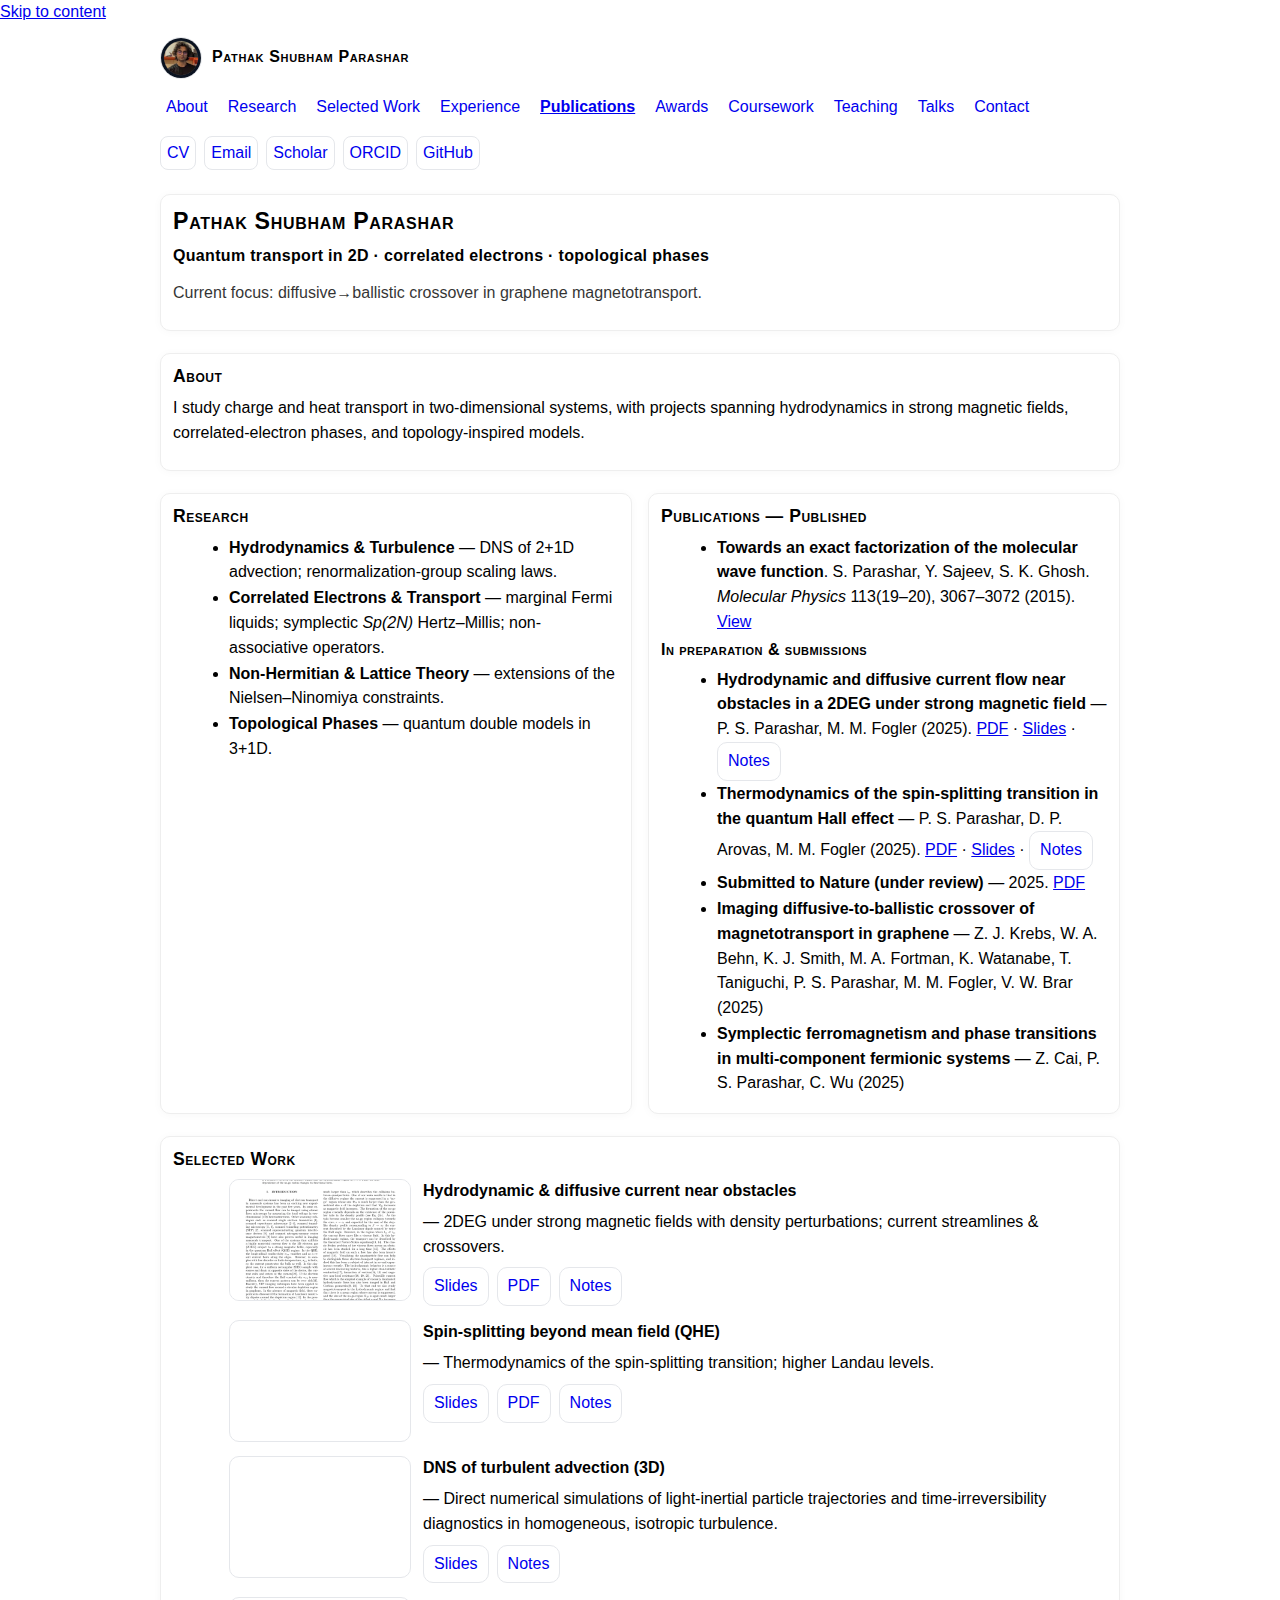
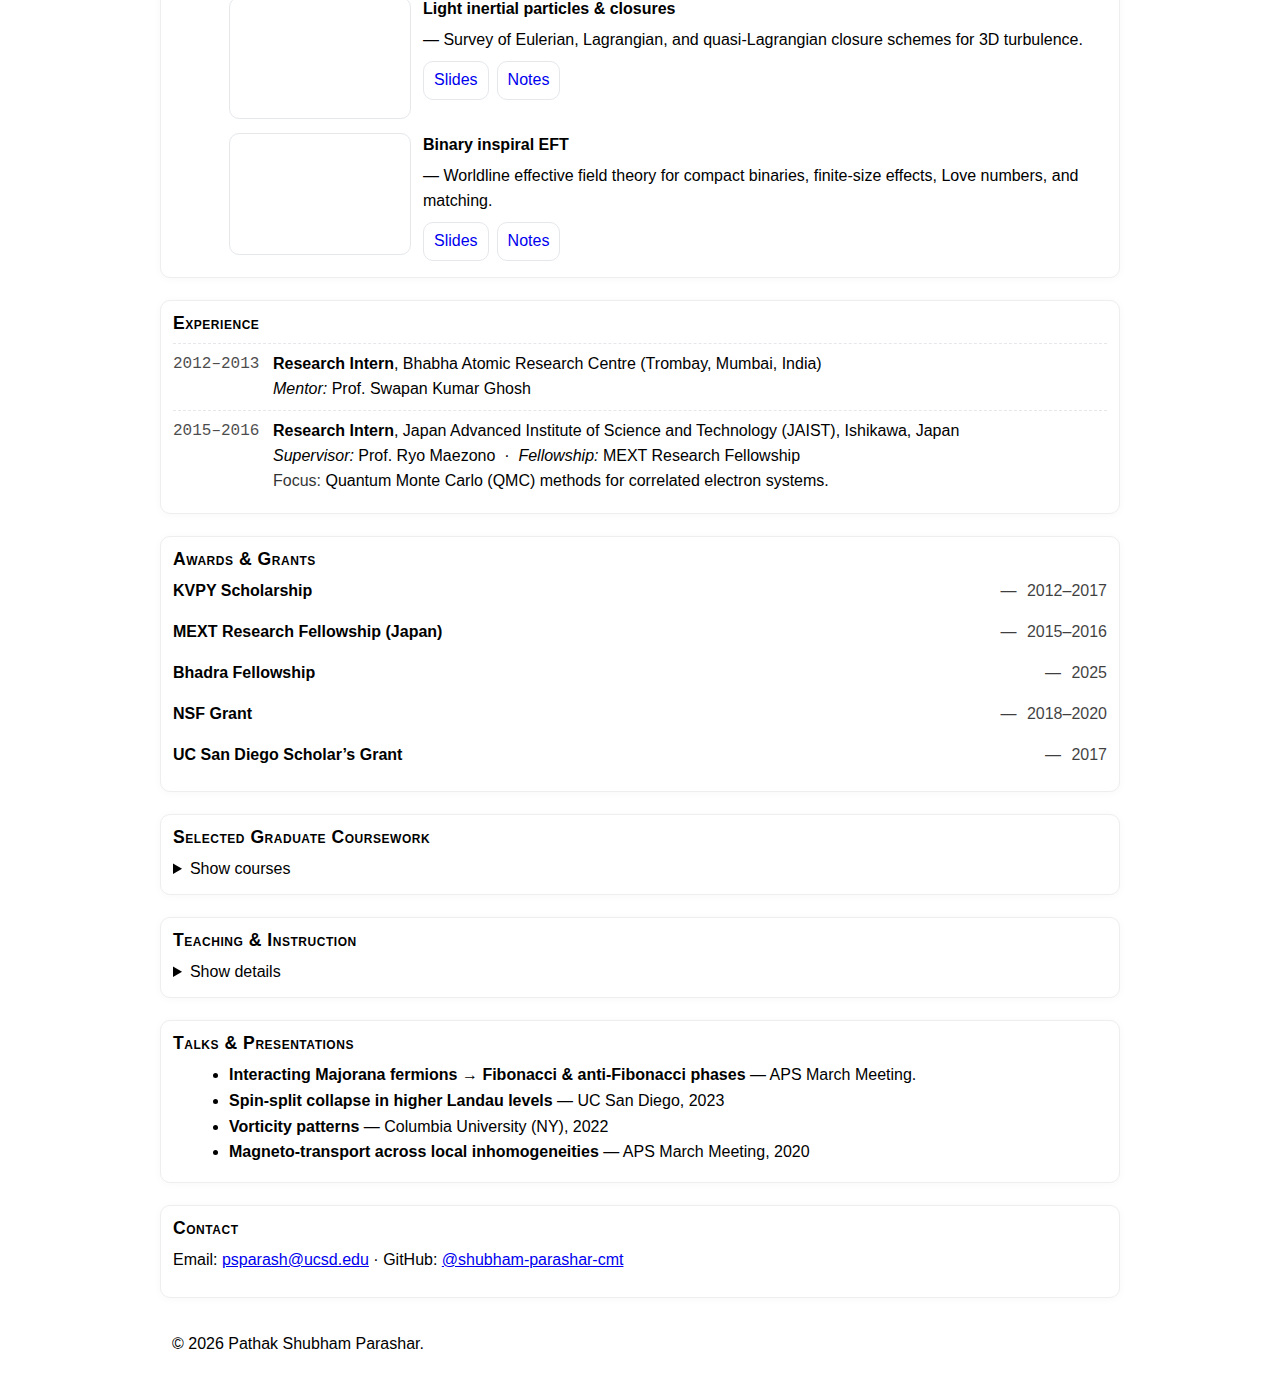
<file: index.html>
<!DOCTYPE html>
<html lang="en">
<head>
  <meta charset="utf-8" />
  <meta name="viewport" content="width=device-width, initial-scale=1" />
  <title>Pathak Shubham Parashar — UC San Diego</title>
  <meta name="description" content="Quantum transport in 2D; correlated electrons; topological phases.">
  <meta name="color-scheme" content="light dark">
  <link rel="canonical" href="https://shubham-parashar-cmt.github.io/">
  <link rel="stylesheet" href="/assets/css/site.css?v=20250922c">
  <meta property="og:title" content="Pathak Shubham Parashar — UC San Diego">
  <meta property="og:description" content="Quantum transport in 2D; correlated electrons; topological phases.">
  <meta property="og:image" content="/assets/og_card.png">
  <meta name="twitter:card" content="summary_large_image">
</head>
<body>
  <a href="#main" class="skip">Skip to content</a>
  <header class="wrap" role="banner">
    <nav aria-label="Primary">
      <a class="brand" href="#top">
        <img src="/nav-avatar.jpg" alt="Portrait of Pathak Shubham Parashar" class="avatar" width="40" height="40" loading="eager" decoding="async">
        <span class="name">Pathak Shubham Parashar</span>
      </a>
      <div class="navlinks" id="navlinks">
        <a href="#about">About</a>
        <a href="#research">Research</a>
        <a href="#projects">Selected Work</a>
        <a href="#experience">Experience</a>
        <a href="#publications">Publications</a>
        <a href="#awards">Awards</a>
        <a href="#coursework">Coursework</a>
        <a href="#teaching">Teaching</a>
        <a href="#talks">Talks</a>
        <a href="#contact">Contact</a>
      </div>
      <div class="navlinks" id="quicklinks" aria-label="External quick links">
        <a href="/cv.html" class="btn">CV</a>
        <a href="mailto:psparash@ucsd.edu" class="btn">Email</a>
        <a href="https://scholar.google.com/citations?user=XXOQp8wAAAAJ&hl=en&authuser=1" target="_blank" rel="noopener" class="btn">Scholar</a>
        <a href="https://orcid.org/0009-0007-8741-9101" target="_blank" rel="noopener" class="btn">ORCID</a>
        <a href="https://github.com/shubham-parashar-cmt" target="_blank" rel="noopener" class="btn">GitHub</a>
      </div>
    </nav>
  </header>

  <main id="main" class="wrap" role="main">
    <section class="hero card" id="top">
      <h1>Pathak Shubham Parashar</h1>
      <p class="tagline tagline-1">Quantum transport in 2D · correlated electrons · topological phases</p>
      <p class="muted">Current focus: diffusive→ballistic crossover in graphene magnetotransport.</p>
    </section>

    <section id="about" class="card">
      <h2>About</h2>
      <p>I study charge and heat transport in two-dimensional systems, with projects spanning hydrodynamics in strong magnetic fields, correlated-electron phases, and topology-inspired models.</p>
    </section>

    <div class="grid-2">
      <section id="research" class="card">
        <h2>Research</h2>
        <ul class="tight">
          <li><strong>Hydrodynamics &amp; Turbulence</strong> — DNS of 2+1D advection; renormalization-group scaling laws.</li>
          <li><strong>Correlated Electrons &amp; Transport</strong> — marginal Fermi liquids; symplectic <em>Sp(2N)</em> Hertz–Millis; non-associative operators.</li>
          <li><strong>Non-Hermitian &amp; Lattice Theory</strong> — extensions of the Nielsen–Ninomiya constraints.</li>
          <li><strong>Topological Phases</strong> — quantum double models in 3+1D.</li>
        </ul>
      </section>

      <section id="publications" class="card">
        <h2>Publications — Published</h2>
        <ul class="tight">
          <li><strong>Towards an exact factorization of the molecular wave function</strong>. 
            S. Parashar, Y. Sajeev, S. K. Ghosh. <em>Molecular Physics</em> 113(19–20), 3067–3072 (2015). 
            <a href="https://www.tandfonline.com/doi/full/10.1080/00268976.2015.1074745" target="_blank" rel="noopener">View</a>
          </li>
        </ul>
        <h3>In preparation &amp; submissions</h3>
        <ul class="tight">
          <li><strong>Hydrodynamic and diffusive current flow near obstacles in a 2DEG under strong magnetic field</strong> — P. S. Parashar, M. M. Fogler (2025). <a href="/assets/papers/Hydrodynamic_and_diffusive_current_flow_near_obstacles_in_a_two_dimensional_electron_system_subject_to_a_strong_magnetic_field.pdf" target="_blank" rel="noopener">PDF</a> · <a href="/assets/slides/hydro-diffusive-obstacle/" target="_blank" rel="noopener">Slides</a> · <a class="btn" href="/assets/notes/hydro-diffusive-obstacle.pdf" target="_blank" rel="noopener">Notes</a></li>
          <li><strong>Thermodynamics of the spin‑splitting transition in the quantum Hall effect</strong> — P. S. Parashar, D. P. Arovas, M. M. Fogler (2025). <a href="/assets/papers/Spin_split_beyond_mean_field.pdf" target="_blank" rel="noopener">PDF</a> · <a href="/assets/slides/spin-split-qhe/" target="_blank" rel="noopener">Slides</a> · <a class="btn" href="/assets/notes/spin-split-qhe.pdf" target="_blank" rel="noopener">Notes</a></li>
          <li><strong>Submitted to Nature (under review)</strong> — 2025. <a href="/assets/papers/nature-submission.pdf" target="_blank" rel="noopener">PDF</a></li>
          <li><strong>Imaging diffusive‑to‑ballistic crossover of magnetotransport in graphene</strong> — Z. J. Krebs, W. A. Behn, K. J. Smith, M. A. Fortman, K. Watanabe, T. Taniguchi, P. S. Parashar, M. M. Fogler, V. W. Brar (2025)</li>
          <li><strong>Symplectic ferromagnetism and phase transitions in multi‑component fermionic systems</strong> — Z. Cai, P. S. Parashar, C. Wu (2025)</li>
        </ul>
      </section>
    </div>

    <section id="projects" class="card">
      <h2>Selected Work</h2>
      <ul class="tight projects">
        <li>
          <figure>
            <img src="/assets/projects/hydro-diffusive-obstacle-thumb.webp" alt="Hydrodynamic & diffusive current near obstacles (2DEG, high B)" width="180" height="120" loading="lazy" decoding="async">
            <figcaption>
              <strong>Hydrodynamic &amp; diffusive current near obstacles</strong> — 2DEG under strong magnetic fields with density perturbations; current streamlines & crossovers.
              <div class="actions">
                <a class="btn" href="/assets/slides/hydro-diffusive-obstacle/" target="_blank" rel="noopener">Slides</a>
                <a class="btn" href="/assets/papers/Hydrodynamic_and_diffusive_current_flow_near_obstacles_in_a_two_dimensional_electron_system_subject_to_a_strong_magnetic_field.pdf" target="_blank" rel="noopener">PDF</a>
                <a class="btn" href="/assets/notes/hydro-diffusive-obstacle.pdf" target="_blank" rel="noopener">Notes</a>
              </div>
            </figcaption>
          </figure>
        </li>
        <li>
          <figure>
            <img src="/assets/projects/spin-split-qhe-thumb.webp" alt="Spin-splitting beyond mean field (QHE)" width="180" height="120" loading="lazy" decoding="async">
            <figcaption>
              <strong>Spin‑splitting beyond mean field (QHE)</strong> — Thermodynamics of the spin‑splitting transition; higher Landau levels.
              <div class="actions">
                <a class="btn" href="/assets/slides/spin-split-qhe/" target="_blank" rel="noopener">Slides</a>
                <a class="btn" href="/assets/papers/Spin_split_beyond_mean_field.pdf" target="_blank" rel="noopener">PDF</a>
                <a class="btn" href="/assets/notes/spin-split-qhe.pdf" target="_blank" rel="noopener">Notes</a>
              </div>
            </figcaption>
          </figure>
        </li>
        <li>
          <figure>
            <img src="/assets/projects/dns-turbulence-thumb.webp" alt="DNS of turbulent advection (3D)" width="180" height="120" loading="lazy" decoding="async">
            <figcaption>
              <strong>DNS of turbulent advection (3D)</strong> — Direct numerical simulations of light-inertial particle trajectories and time-irreversibility diagnostics in homogeneous, isotropic turbulence.
              <div class="actions">
                <a class="btn" href="/assets/slides/dns-turbulence/" target="_blank" rel="noopener">Slides</a>
                <a class="btn" href="/assets/notes/dns-turbulence.pdf" target="_blank" rel="noopener">Notes</a>
              </div>
            </figcaption>
          </figure>
        </li>
        <li>
          <figure>
            <img src="/assets/projects/ms-closures-particles-thumb.webp" alt="Turbulence closure schemes survey" width="180" height="120" loading="lazy" decoding="async">
            <figcaption>
              <strong>Light inertial particles &amp; closures</strong> — Survey of Eulerian, Lagrangian, and quasi-Lagrangian closure schemes for 3D turbulence.
              <div class="actions">
                <a class="btn" href="/assets/slides/ms-closures-particles/" target="_blank" rel="noopener">Slides</a>
                <a class="btn" href="/assets/notes/ms-closures-particles.pdf" target="_blank" rel="noopener">Notes</a>
              </div>
            </figcaption>
          </figure>
        </li>
        <li>
          <figure>
            <img src="/assets/projects/bh-inspiral-eft-thumb.webp" alt="Binary inspiral EFT notes" width="180" height="120" loading="lazy" decoding="async">
            <figcaption>
              <strong>Binary inspiral EFT</strong> — Worldline effective field theory for compact binaries, finite-size effects, Love numbers, and matching.
              <div class="actions">
                <a class="btn" href="/assets/slides/bh-inspiral-eft/" target="_blank" rel="noopener">Slides</a>
                <a class="btn" href="/assets/notes/bh-inspiral-eft.pdf" target="_blank" rel="noopener">Notes</a>
              </div>
            </figcaption>
          </figure>
        </li>
      </ul>
    </section>

    <section id="experience" class="card">
      <h2>Experience</h2>
      <div class="tl-item">
        <div class="tl-date">2012–2013</div>
        <div>
          <strong>Research Intern</strong>, Bhabha Atomic Research Centre (Trombay, Mumbai, India)<br>
          <em>Mentor:</em> Prof. Swapan Kumar Ghosh
        </div>
      </div>
      <div class="tl-item">
        <div class="tl-date">2015–2016</div>
        <div>
          <strong>Research Intern</strong>, Japan Advanced Institute of Science and Technology (JAIST), Ishikawa, Japan<br>
          <em>Supervisor:</em> Prof. Ryo Maezono &nbsp;·&nbsp; <em>Fellowship:</em> MEXT Research Fellowship<br>
          <span class="muted">Focus:</span> Quantum Monte Carlo (QMC) methods for correlated electron systems.
        </div>
      </div>
    </section>

    <section id="awards" class="card">
      <h2>Awards &amp; Grants</h2>
      <div class="cv-awards">
        <p><strong>KVPY Scholarship</strong><span class="year">2012–2017</span></p>
        <p><strong>MEXT Research Fellowship (Japan)</strong><span class="year">2015–2016</span></p>
        <p><strong>Bhadra Fellowship</strong><span class="year">2025</span></p>
        <p><strong>NSF Grant</strong><span class="year">2018–2020</span></p>
        <p><strong>UC San Diego Scholar’s Grant</strong><span class="year">2017</span></p>
      </div>
    </section>

    <section id="coursework" class="card">
      <h2>Selected Graduate Coursework</h2>
      <details>
        <summary>Show courses</summary>
        <ul class="tight">
          <li><strong>PHYS 230 — Advanced Solid-State Physics</strong> (A+)</li>
          <li><strong>PHYS 211B — Solid-State Physics II</strong> (A)</li>
          <li><strong>PHYS 239 — Phases of Quantum Matter</strong> (A)</li>
          <li><strong>PHYS 239 — Optics of Quantum Materials</strong> (A)</li>
          <li><strong>PHYS 215A/215B — Particles &amp; Fields (Quantum Field Theory I &amp; II)</strong> (A, A+)</li>
          <li><strong>PHYS 217 — Field Theory / Renormalization Group</strong> (A)</li>
          <li><strong>PHYS 220 — Group Theoretical Methods in Physics</strong> (A)</li>
          <li><strong>PHYS 201 — Mathematical Physics</strong> (A+)</li>
        </ul>
      </details>
    </section>

    <section id="teaching" class="card">
      <h2>Teaching &amp; Instruction</h2>
      <details>
        <summary>Show details</summary>
        <ul class="tight">
          <li><strong>PHYS 500 — Introduction to Physics Teaching</strong>, UC San Diego — Grade: S (Fall 2017)</li>
          <li>Subject areas: condensed matter &amp; transport; quantum mechanics; quantum field theory; field theory/RG; group theory; mathematical physics.</li>
        </ul>
      </details>
    </section>

    <section id="talks" class="card">
      <h2>Talks &amp; Presentations</h2>
      <ul class="tight">
        <li><strong>Interacting Majorana fermions → Fibonacci &amp; anti‑Fibonacci phases</strong> — APS March Meeting.</li>
        <li><strong>Spin‑split collapse in higher Landau levels</strong> — UC San Diego, 2023</li>
        <li><strong>Vorticity patterns</strong> — Columbia University (NY), 2022</li>
        <li><strong>Magneto‑transport across local inhomogeneities</strong> — APS March Meeting, 2020</li>
      </ul>
    </section>

    <section id="contact" class="card">
      <h2>Contact</h2>
      <p>Email: <a href="mailto:psparash@ucsd.edu">psparash@ucsd.edu</a> · GitHub: <a href="https://github.com/shubham-parashar-cmt">@shubham-parashar-cmt</a></p>
    </section>

    <footer class="wrap" role="contentinfo">
      <p>© <span id="year"></span> Pathak Shubham Parashar.</p>
    </footer>
  </main>

  <script>
    (function(){
      const links = Array.from(document.querySelectorAll('.navlinks a')).filter(a => a.hash);
      const byId = new Map(links.map(a => [a.hash.slice(1), a]));
      const sections = Array.from(document.querySelectorAll('main section[id]'));
      const io = new IntersectionObserver((entries)=>{
        entries.forEach(e=>{
          if(e.isIntersecting){
            links.forEach(a=>a.removeAttribute('aria-current'));
            const id = e.target.id;
            if(byId.has(id)) byId.get(id).setAttribute('aria-current','true');
          }
        });
      },{rootMargin:"-45% 0px -45% 0px"});
      sections.forEach(s=>io.observe(s));
    })();
    document.getElementById('year').textContent = new Date().getFullYear();
  </script>
</body>
</html>
</file>
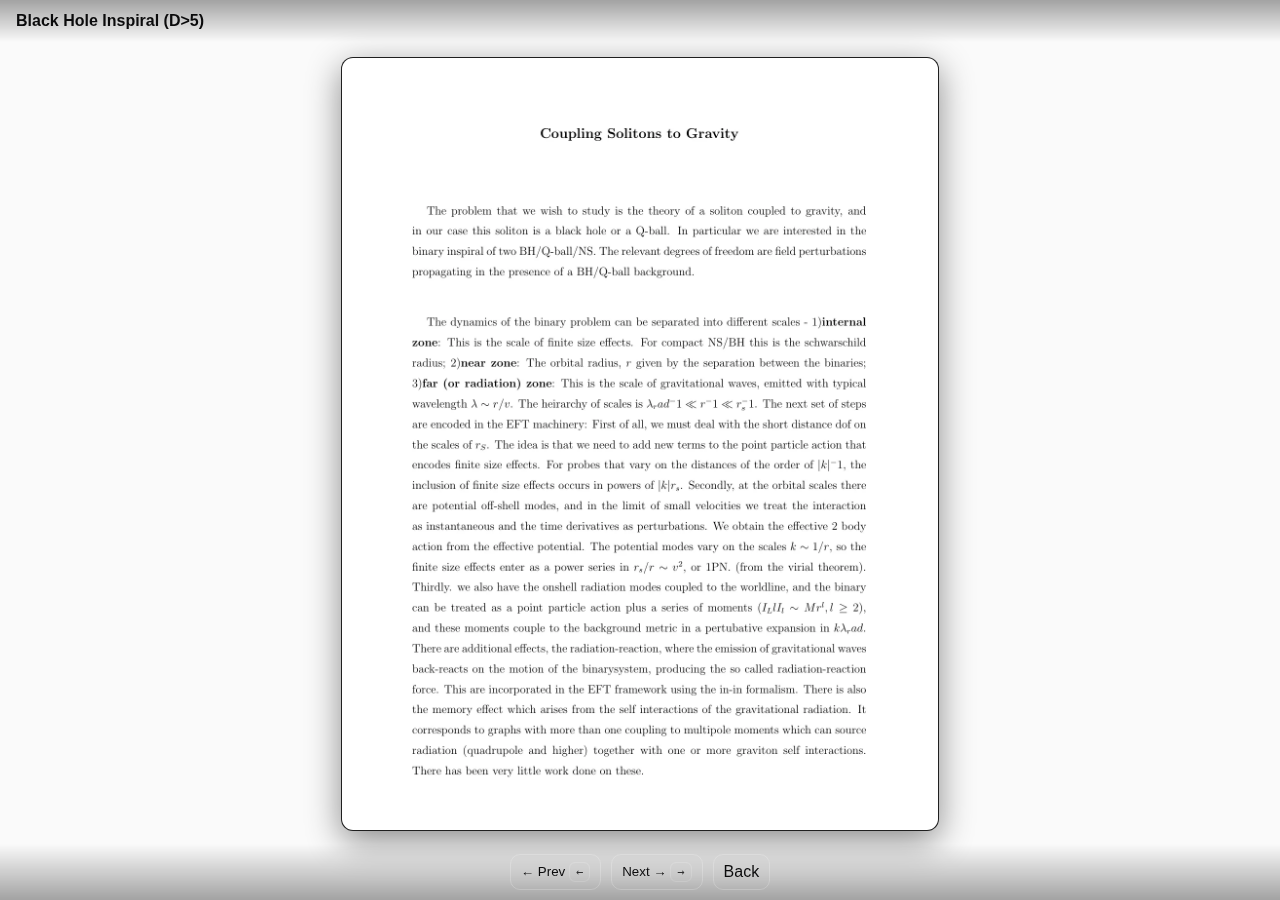
<file: assets/slides/bh-inspiral-eft/index.html>
<!DOCTYPE html>
<html lang="en"><head>
<meta charset="utf-8"><meta name="viewport" content="width=device-width, initial-scale=1">
<title>Black Hole Inspiral (D>5)</title><meta name="color-scheme" content="light dark">
<style>
:root { --bg:#0b1020; --fg:#e8eaed; }
@media (prefers-color-scheme: light){ :root{ --bg:#fafafa; --fg:#0b0b0c; } }
*{box-sizing:border-box} html,body{height:100%;margin:0;background:var(--bg);color:var(--fg);
font-family:-apple-system,BlinkMacSystemFont,Segoe UI,Inter,Roboto,Helvetica,Arial,sans-serif}
.header{position:fixed;inset:0 0 auto 0;padding:12px 16px;display:flex;gap:10px;align-items:center;z-index:5;
background:linear-gradient(180deg,rgba(0,0,0,.35),transparent)} .title{font-weight:600}
.viewer{position:fixed;inset:0;display:grid;place-items:center;padding:56px 10px 68px}
.slide{max-width:96vw;max-height:86vh;border-radius:12px;box-shadow:0 10px 34px rgba(0,0,0,.45);
border:1px solid rgba(255,255,255,.12);background:#000;object-fit:contain}
.controls{position:fixed;inset:auto 0 0 0;display:flex;justify-content:center;gap:10px;padding:10px;z-index:5;
background:linear-gradient(0deg,rgba(0,0,0,.35),transparent)}
.btn{appearance:none;border:1px solid rgba(255,255,255,.2);background:transparent;color:var(--fg);
padding:8px 10px;border-radius:10px;cursor:pointer;text-decoration:none}
.btn:hover{background:rgba(255,255,255,.06)} .kbd{font:12px/1.2 ui-monospace,Menlo,Consolas,monospace;opacity:.8;
padding:2px 6px;border:1px solid rgba(255,255,255,.2);border-radius:6px}
</style></head>
<body>
<div class="header"><div class="title">Black Hole Inspiral (D>5)</div></div>
<div class="viewer"><img id="slide" class="slide" alt="Black Hole Inspiral (D>5) slide" src=""></div>
<div class="controls">
  <button class="btn" id="prev">← Prev <span class="kbd">←</span></button>
  <button class="btn" id="next">Next → <span class="kbd">→</span></button>
  <a class="btn" href="../../.." title="Back to site">Back</a>
</div>
<script>
const slides = ["slide-01.webp", "slide-02.webp", "slide-03.webp", "slide-04.webp", "slide-05.webp", "slide-06.webp", "slide-07.webp", "slide-08.webp"]; let i = 0; const el = document.getElementById('slide');
function show(k){ i = (k+slides.length)%slides.length; el.src = slides[i]; }
document.getElementById('prev').onclick = ()=>show(i-1);
document.getElementById('next').onclick = ()=>show(i+1);
document.addEventListener('keydown', (e)=>{ if(e.key==='ArrowRight') show(i+1); if(e.key==='ArrowLeft') show(i-1); });
document.addEventListener('click', (e)=>{ if(e.target===el) show(i+1); }); show(0);
</script>
</body></html>
</file>
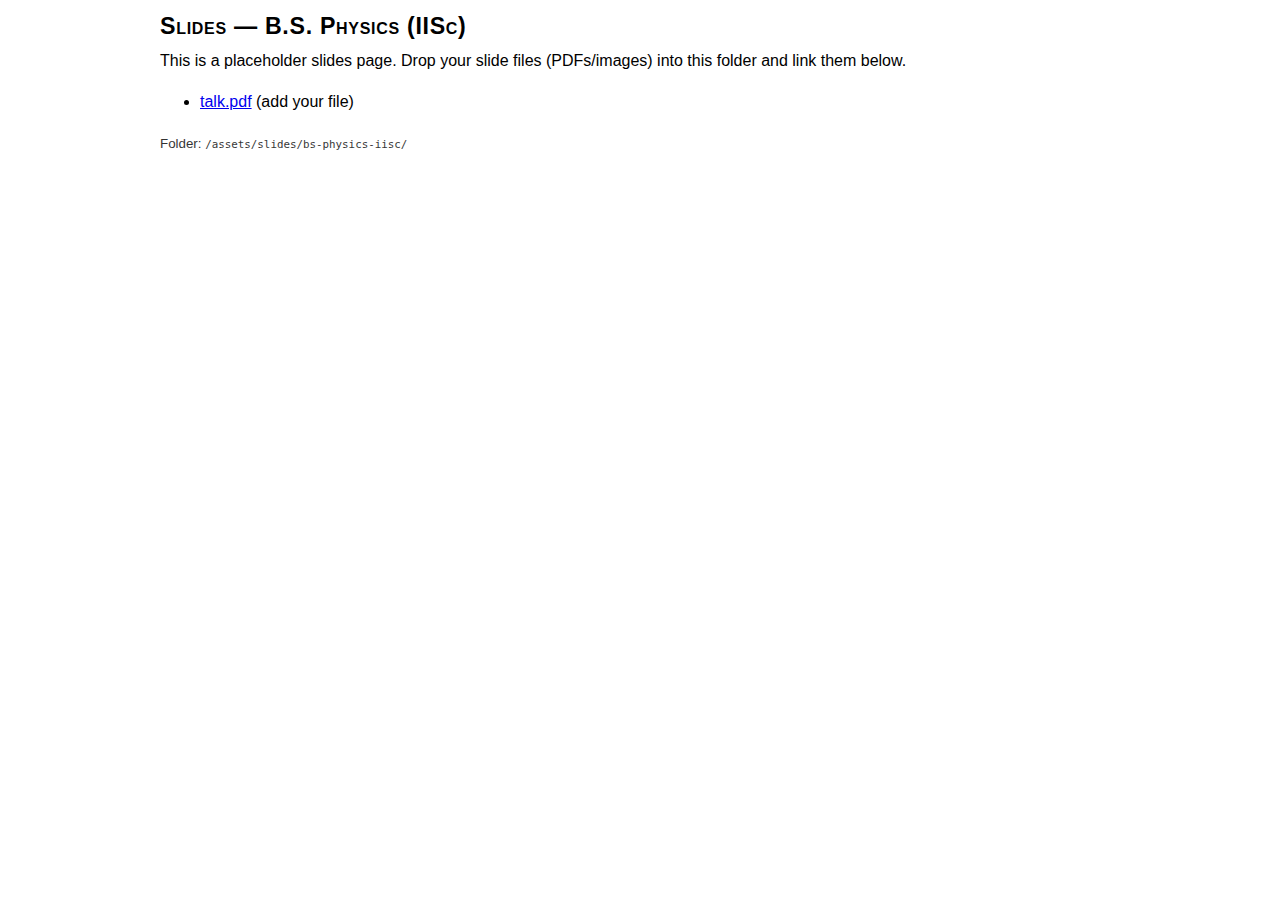
<file: assets/slides/bs-physics-iisc/index.html>
<!DOCTYPE html>
<html lang="en"><head>
  <meta charset="utf-8" /><meta name="viewport" content="width=device-width, initial-scale=1" />
  <title>Slides — B.S. Physics (IISc)</title>
  <link rel="stylesheet" href="/assets/css/site.css">
</head><body>
  <main class="wrap">
    <h1>Slides — B.S. Physics (IISc)</h1>
    <p>This is a placeholder slides page. Drop your slide files (PDFs/images) into this folder and link them below.</p>
    <ul>
      <li><a href="talk.pdf" target="_blank" rel="noopener">talk.pdf</a> (add your file)</li>
    </ul>
    <p><small class="muted">Folder: <code>/assets/slides/bs-physics-iisc/</code></small></p>
  </main>
</body></html>
</file>
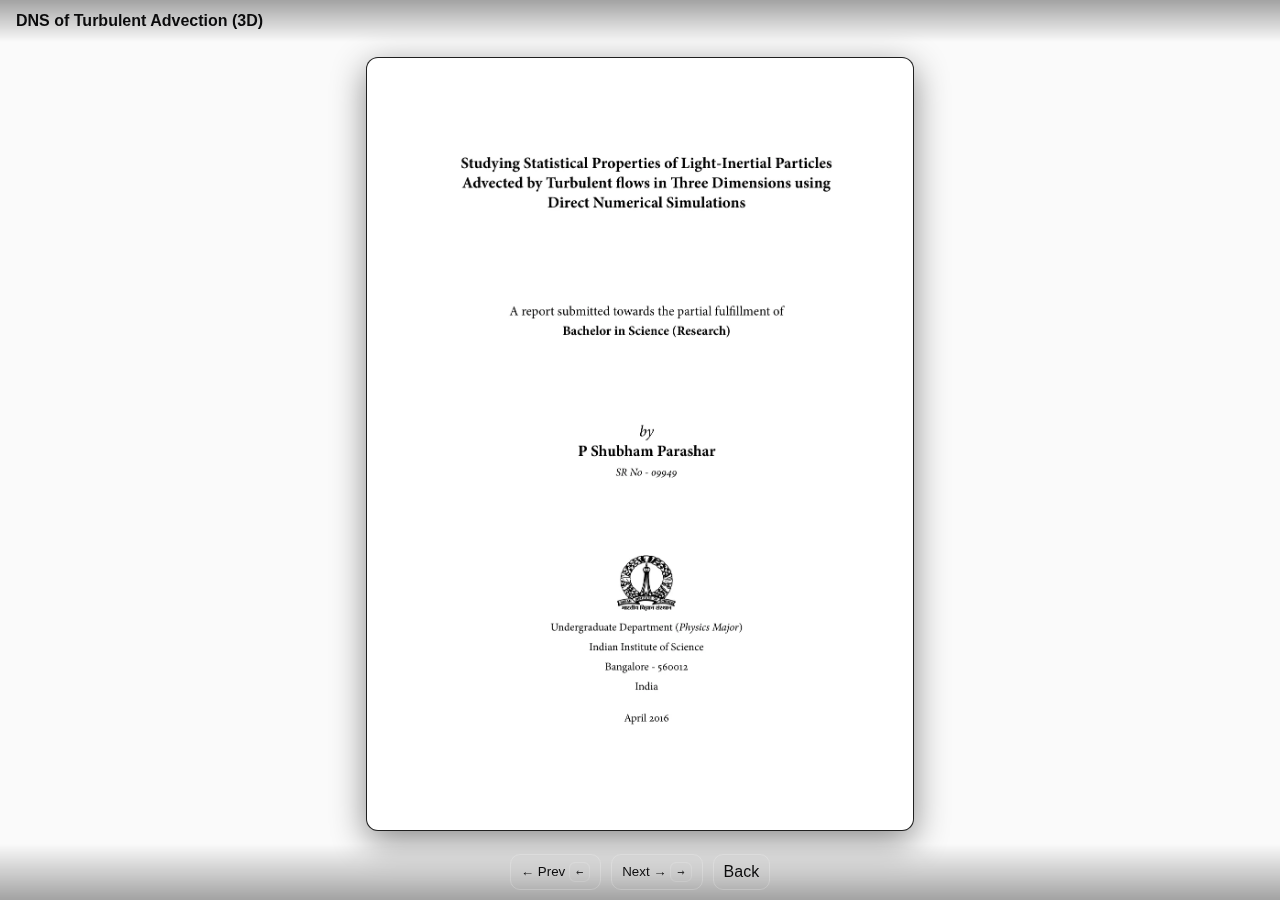
<file: assets/slides/dns-turbulence/index.html>
<!DOCTYPE html>
<html lang="en"><head>
<meta charset="utf-8"><meta name="viewport" content="width=device-width, initial-scale=1">
<title>DNS of Turbulent Advection (3D)</title><meta name="color-scheme" content="light dark">
<style>
:root { --bg:#0b1020; --fg:#e8eaed; }
@media (prefers-color-scheme: light){ :root{ --bg:#fafafa; --fg:#0b0b0c; } }
*{box-sizing:border-box} html,body{height:100%;margin:0;background:var(--bg);color:var(--fg);
font-family:-apple-system,BlinkMacSystemFont,Segoe UI,Inter,Roboto,Helvetica,Arial,sans-serif}
.header{position:fixed;inset:0 0 auto 0;padding:12px 16px;display:flex;gap:10px;align-items:center;z-index:5;
background:linear-gradient(180deg,rgba(0,0,0,.35),transparent)} .title{font-weight:600}
.viewer{position:fixed;inset:0;display:grid;place-items:center;padding:56px 10px 68px}
.slide{max-width:96vw;max-height:86vh;border-radius:12px;box-shadow:0 10px 34px rgba(0,0,0,.45);
border:1px solid rgba(255,255,255,.12);background:#000;object-fit:contain}
.controls{position:fixed;inset:auto 0 0 0;display:flex;justify-content:center;gap:10px;padding:10px;z-index:5;
background:linear-gradient(0deg,rgba(0,0,0,.35),transparent)}
.btn{appearance:none;border:1px solid rgba(255,255,255,.2);background:transparent;color:var(--fg);
padding:8px 10px;border-radius:10px;cursor:pointer;text-decoration:none}
.btn:hover{background:rgba(255,255,255,.06)} .kbd{font:12px/1.2 ui-monospace,Menlo,Consolas,monospace;opacity:.8;
padding:2px 6px;border:1px solid rgba(255,255,255,.2);border-radius:6px}
</style></head>
<body>
<div class="header"><div class="title">DNS of Turbulent Advection (3D)</div></div>
<div class="viewer"><img id="slide" class="slide" alt="DNS of Turbulent Advection (3D) slide" src=""></div>
<div class="controls">
  <button class="btn" id="prev">← Prev <span class="kbd">←</span></button>
  <button class="btn" id="next">Next → <span class="kbd">→</span></button>
  <a class="btn" href="../../.." title="Back to site">Back</a>
</div>
<script>
const slides = ["slide-01.webp", "slide-02.webp", "slide-03.webp", "slide-04.webp", "slide-05.webp", "slide-06.webp", "slide-07.webp", "slide-08.webp"]; let i = 0; const el = document.getElementById('slide');
function show(k){ i = (k+slides.length)%slides.length; el.src = slides[i]; }
document.getElementById('prev').onclick = ()=>show(i-1);
document.getElementById('next').onclick = ()=>show(i+1);
document.addEventListener('keydown', (e)=>{ if(e.key==='ArrowRight') show(i+1); if(e.key==='ArrowLeft') show(i-1); });
document.addEventListener('click', (e)=>{ if(e.target===el) show(i+1); }); show(0);
</script>
</body></html>
</file>
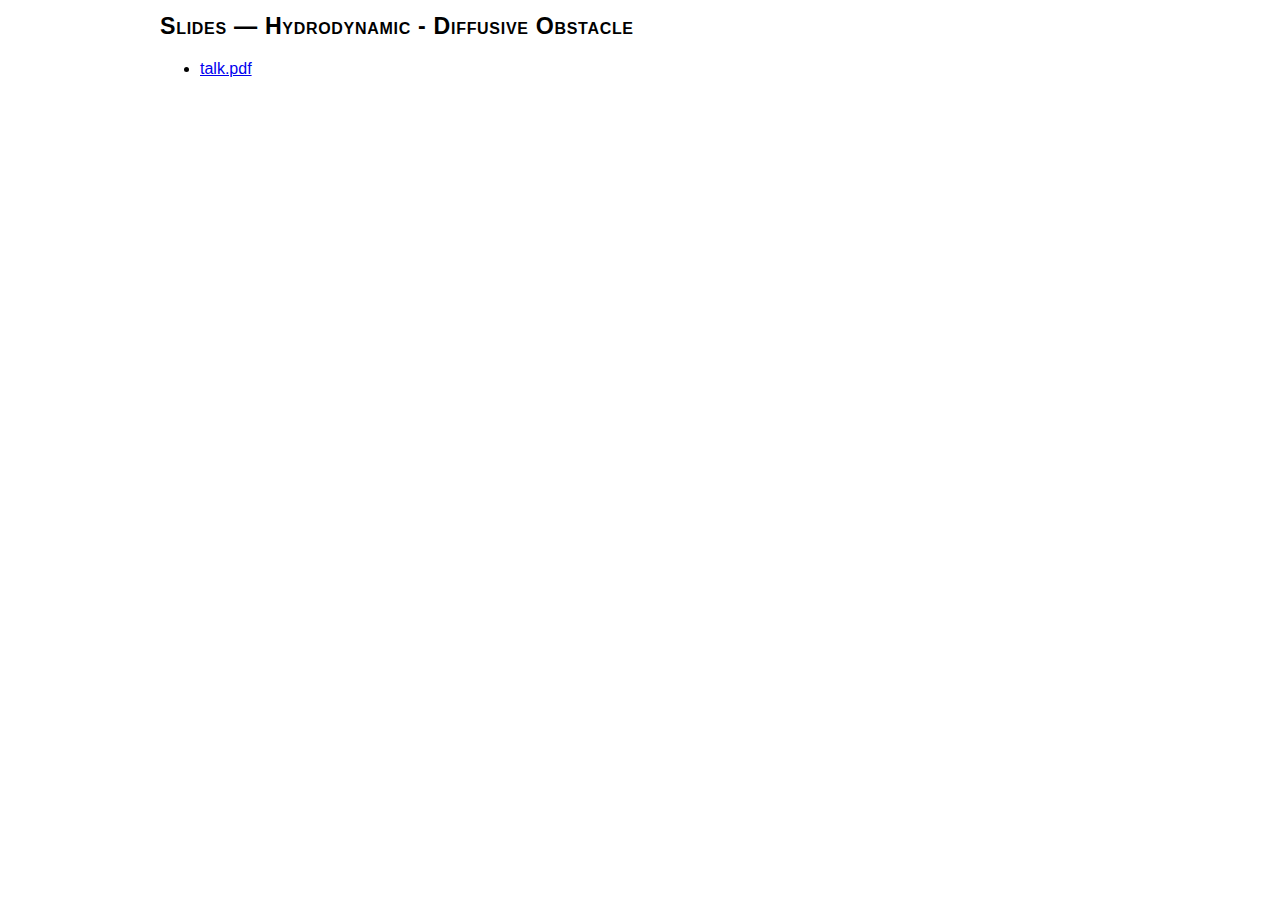
<file: assets/slides/hydro-diffusive-obstacle/index.html>
<!DOCTYPE html><html lang="en"><head>
<meta charset="utf-8"><meta name="viewport" content="width=device-width,initial-scale=1">
<title>Slides — Hydrodynamic - Diffusive Obstacle</title><link rel="stylesheet" href="/assets/css/site.css"></head>
<body><main class="wrap"><h1>Slides — Hydrodynamic - Diffusive Obstacle</h1>
<ul><li><a href="talk.pdf" target="_blank" rel="noopener">talk.pdf</a></li></ul></main></body></html>
</file>
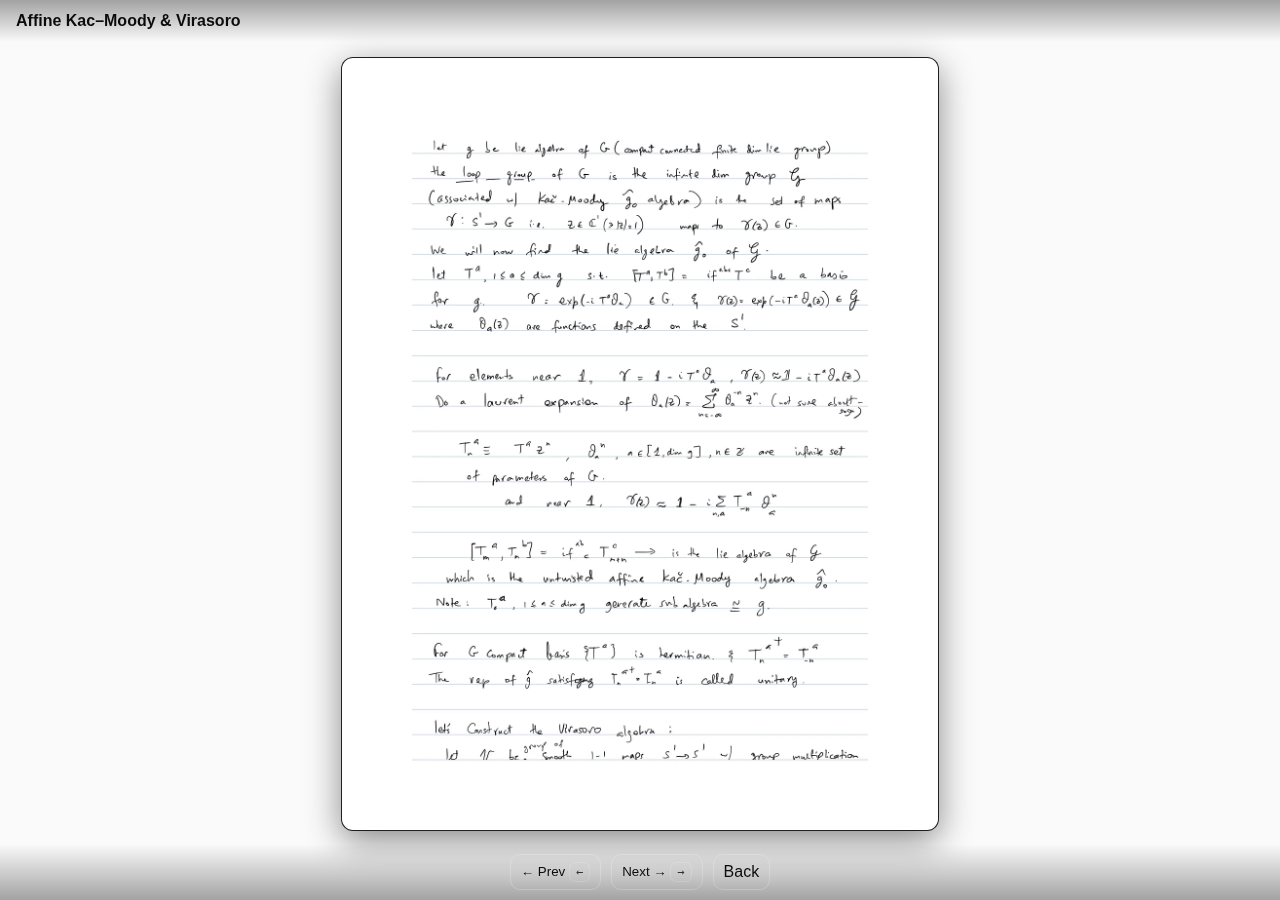
<file: assets/slides/kac-moody-notes/index.html>
<!DOCTYPE html>
<html lang="en"><head>
<meta charset="utf-8"><meta name="viewport" content="width=device-width, initial-scale=1">
<title>Affine Kac–Moody & Virasoro</title><meta name="color-scheme" content="light dark">
<style>
:root { --bg:#0b1020; --fg:#e8eaed; }
@media (prefers-color-scheme: light){ :root{ --bg:#fafafa; --fg:#0b0b0c; } }
*{box-sizing:border-box} html,body{height:100%;margin:0;background:var(--bg);color:var(--fg);
font-family:-apple-system,BlinkMacSystemFont,Segoe UI,Inter,Roboto,Helvetica,Arial,sans-serif}
.header{position:fixed;inset:0 0 auto 0;padding:12px 16px;display:flex;gap:10px;align-items:center;z-index:5;
background:linear-gradient(180deg,rgba(0,0,0,.35),transparent)} .title{font-weight:600}
.viewer{position:fixed;inset:0;display:grid;place-items:center;padding:56px 10px 68px}
.slide{max-width:96vw;max-height:86vh;border-radius:12px;box-shadow:0 10px 34px rgba(0,0,0,.45);
border:1px solid rgba(255,255,255,.12);background:#000;object-fit:contain}
.controls{position:fixed;inset:auto 0 0 0;display:flex;justify-content:center;gap:10px;padding:10px;z-index:5;
background:linear-gradient(0deg,rgba(0,0,0,.35),transparent)}
.btn{appearance:none;border:1px solid rgba(255,255,255,.2);background:transparent;color:var(--fg);
padding:8px 10px;border-radius:10px;cursor:pointer;text-decoration:none}
.btn:hover{background:rgba(255,255,255,.06)} .kbd{font:12px/1.2 ui-monospace,Menlo,Consolas,monospace;opacity:.8;
padding:2px 6px;border:1px solid rgba(255,255,255,.2);border-radius:6px}
</style></head>
<body>
<div class="header"><div class="title">Affine Kac–Moody & Virasoro</div></div>
<div class="viewer"><img id="slide" class="slide" alt="Affine Kac–Moody & Virasoro slide" src=""></div>
<div class="controls">
  <button class="btn" id="prev">← Prev <span class="kbd">←</span></button>
  <button class="btn" id="next">Next → <span class="kbd">→</span></button>
  <a class="btn" href="../../.." title="Back to site">Back</a>
</div>
<script>
const slides = ["slide-01.webp", "slide-02.webp", "slide-03.webp", "slide-04.webp", "slide-05.webp", "slide-06.webp", "slide-07.webp", "slide-08.webp"]; let i = 0; const el = document.getElementById('slide');
function show(k){ i = (k+slides.length)%slides.length; el.src = slides[i]; }
document.getElementById('prev').onclick = ()=>show(i-1);
document.getElementById('next').onclick = ()=>show(i+1);
document.addEventListener('keydown', (e)=>{ if(e.key==='ArrowRight') show(i+1); if(e.key==='ArrowLeft') show(i-1); });
document.addEventListener('click', (e)=>{ if(e.target===el) show(i+1); }); show(0);
</script>
</body></html>
</file>
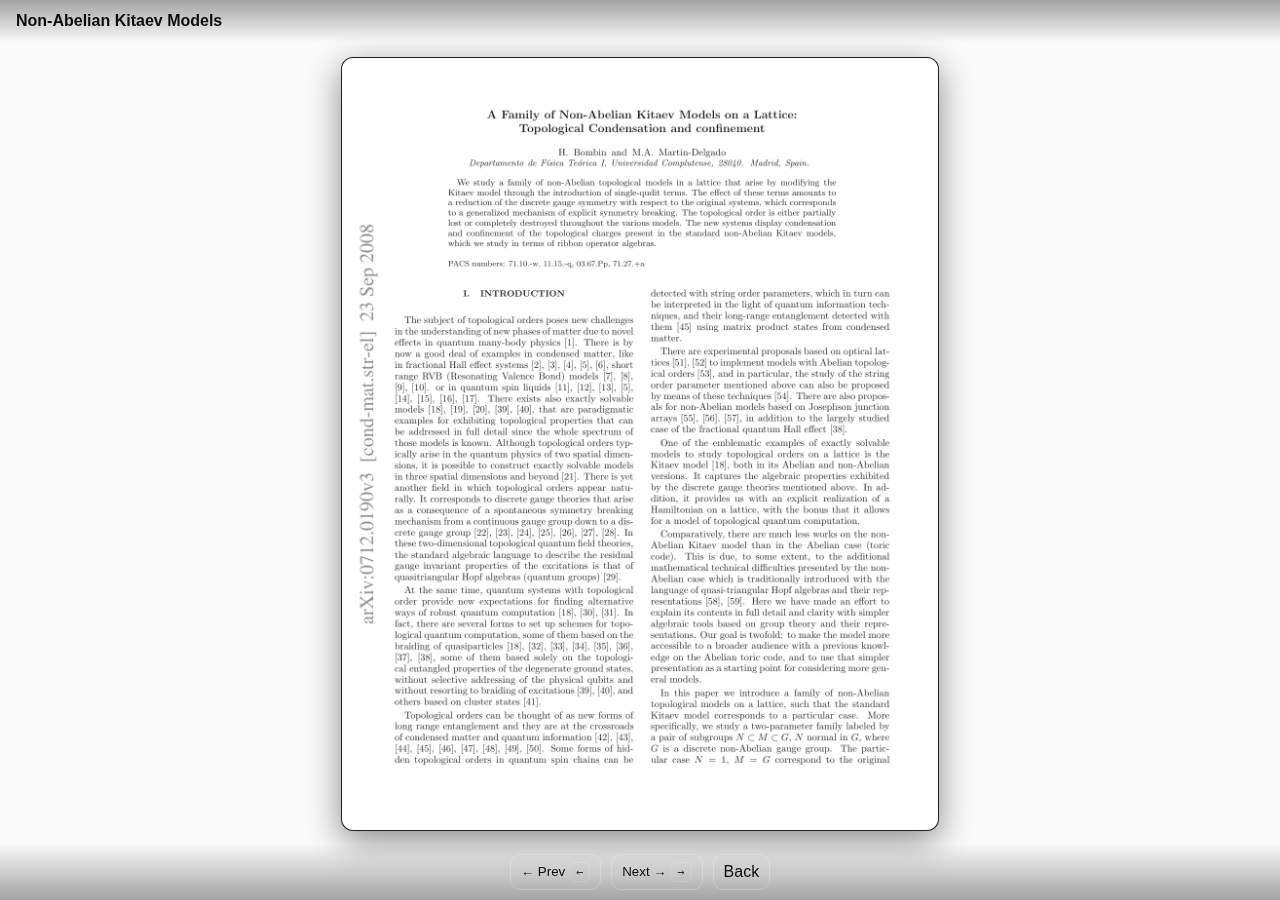
<file: assets/slides/kitaev-nonabelian/index.html>
<!DOCTYPE html>
<html lang="en"><head>
<meta charset="utf-8"><meta name="viewport" content="width=device-width, initial-scale=1">
<title>Non‑Abelian Kitaev Models</title><meta name="color-scheme" content="light dark">
<style>
:root { --bg:#0b1020; --fg:#e8eaed; }
@media (prefers-color-scheme: light){ :root{ --bg:#fafafa; --fg:#0b0b0c; } }
*{box-sizing:border-box} html,body{height:100%;margin:0;background:var(--bg);color:var(--fg);
font-family:-apple-system,BlinkMacSystemFont,Segoe UI,Inter,Roboto,Helvetica,Arial,sans-serif}
.header{position:fixed;inset:0 0 auto 0;padding:12px 16px;display:flex;gap:10px;align-items:center;z-index:5;
background:linear-gradient(180deg,rgba(0,0,0,.35),transparent)} .title{font-weight:600}
.viewer{position:fixed;inset:0;display:grid;place-items:center;padding:56px 10px 68px}
.slide{max-width:96vw;max-height:86vh;border-radius:12px;box-shadow:0 10px 34px rgba(0,0,0,.45);
border:1px solid rgba(255,255,255,.12);background:#000;object-fit:contain}
.controls{position:fixed;inset:auto 0 0 0;display:flex;justify-content:center;gap:10px;padding:10px;z-index:5;
background:linear-gradient(0deg,rgba(0,0,0,.35),transparent)}
.btn{appearance:none;border:1px solid rgba(255,255,255,.2);background:transparent;color:var(--fg);
padding:8px 10px;border-radius:10px;cursor:pointer;text-decoration:none}
.btn:hover{background:rgba(255,255,255,.06)} .kbd{font:12px/1.2 ui-monospace,Menlo,Consolas,monospace;opacity:.8;
padding:2px 6px;border:1px solid rgba(255,255,255,.2);border-radius:6px}
</style></head>
<body>
<div class="header"><div class="title">Non‑Abelian Kitaev Models</div></div>
<div class="viewer"><img id="slide" class="slide" alt="Non‑Abelian Kitaev Models slide" src=""></div>
<div class="controls">
  <button class="btn" id="prev">← Prev <span class="kbd">←</span></button>
  <button class="btn" id="next">Next → <span class="kbd">→</span></button>
  <a class="btn" href="../../.." title="Back to site">Back</a>
</div>
<script>
const slides = ["slide-01.webp", "slide-02.webp", "slide-03.webp", "slide-04.webp", "slide-05.webp", "slide-06.webp", "slide-07.webp", "slide-08.webp"]; let i = 0; const el = document.getElementById('slide');
function show(k){ i = (k+slides.length)%slides.length; el.src = slides[i]; }
document.getElementById('prev').onclick = ()=>show(i-1);
document.getElementById('next').onclick = ()=>show(i+1);
document.addEventListener('keydown', (e)=>{ if(e.key==='ArrowRight') show(i+1); if(e.key==='ArrowLeft') show(i-1); });
document.addEventListener('click', (e)=>{ if(e.target===el) show(i+1); }); show(0);
</script>
</body></html>
</file>
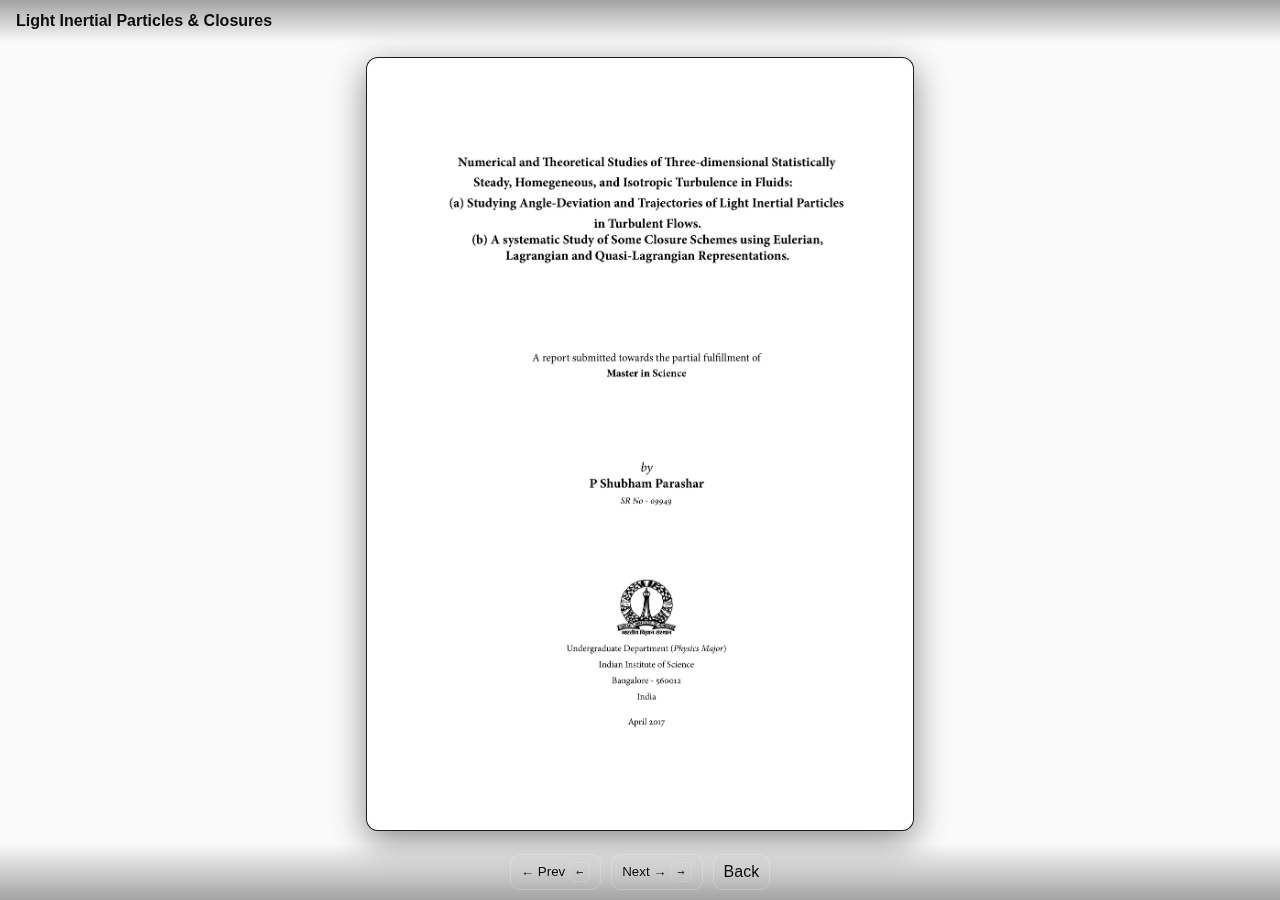
<file: assets/slides/ms-closures-particles/index.html>
<!DOCTYPE html>
<html lang="en"><head>
<meta charset="utf-8"><meta name="viewport" content="width=device-width, initial-scale=1">
<title>Light Inertial Particles & Closures</title><meta name="color-scheme" content="light dark">
<style>
:root { --bg:#0b1020; --fg:#e8eaed; }
@media (prefers-color-scheme: light){ :root{ --bg:#fafafa; --fg:#0b0b0c; } }
*{box-sizing:border-box} html,body{height:100%;margin:0;background:var(--bg);color:var(--fg);
font-family:-apple-system,BlinkMacSystemFont,Segoe UI,Inter,Roboto,Helvetica,Arial,sans-serif}
.header{position:fixed;inset:0 0 auto 0;padding:12px 16px;display:flex;gap:10px;align-items:center;z-index:5;
background:linear-gradient(180deg,rgba(0,0,0,.35),transparent)} .title{font-weight:600}
.viewer{position:fixed;inset:0;display:grid;place-items:center;padding:56px 10px 68px}
.slide{max-width:96vw;max-height:86vh;border-radius:12px;box-shadow:0 10px 34px rgba(0,0,0,.45);
border:1px solid rgba(255,255,255,.12);background:#000;object-fit:contain}
.controls{position:fixed;inset:auto 0 0 0;display:flex;justify-content:center;gap:10px;padding:10px;z-index:5;
background:linear-gradient(0deg,rgba(0,0,0,.35),transparent)}
.btn{appearance:none;border:1px solid rgba(255,255,255,.2);background:transparent;color:var(--fg);
padding:8px 10px;border-radius:10px;cursor:pointer;text-decoration:none}
.btn:hover{background:rgba(255,255,255,.06)} .kbd{font:12px/1.2 ui-monospace,Menlo,Consolas,monospace;opacity:.8;
padding:2px 6px;border:1px solid rgba(255,255,255,.2);border-radius:6px}
</style></head>
<body>
<div class="header"><div class="title">Light Inertial Particles & Closures</div></div>
<div class="viewer"><img id="slide" class="slide" alt="Light Inertial Particles & Closures slide" src=""></div>
<div class="controls">
  <button class="btn" id="prev">← Prev <span class="kbd">←</span></button>
  <button class="btn" id="next">Next → <span class="kbd">→</span></button>
  <a class="btn" href="../../.." title="Back to site">Back</a>
</div>
<script>
const slides = ["slide-01.webp", "slide-02.webp", "slide-03.webp", "slide-04.webp", "slide-05.webp", "slide-06.webp", "slide-07.webp", "slide-08.webp"]; let i = 0; const el = document.getElementById('slide');
function show(k){ i = (k+slides.length)%slides.length; el.src = slides[i]; }
document.getElementById('prev').onclick = ()=>show(i-1);
document.getElementById('next').onclick = ()=>show(i+1);
document.addEventListener('keydown', (e)=>{ if(e.key==='ArrowRight') show(i+1); if(e.key==='ArrowLeft') show(i-1); });
document.addEventListener('click', (e)=>{ if(e.target===el) show(i+1); }); show(0);
</script>
</body></html>
</file>
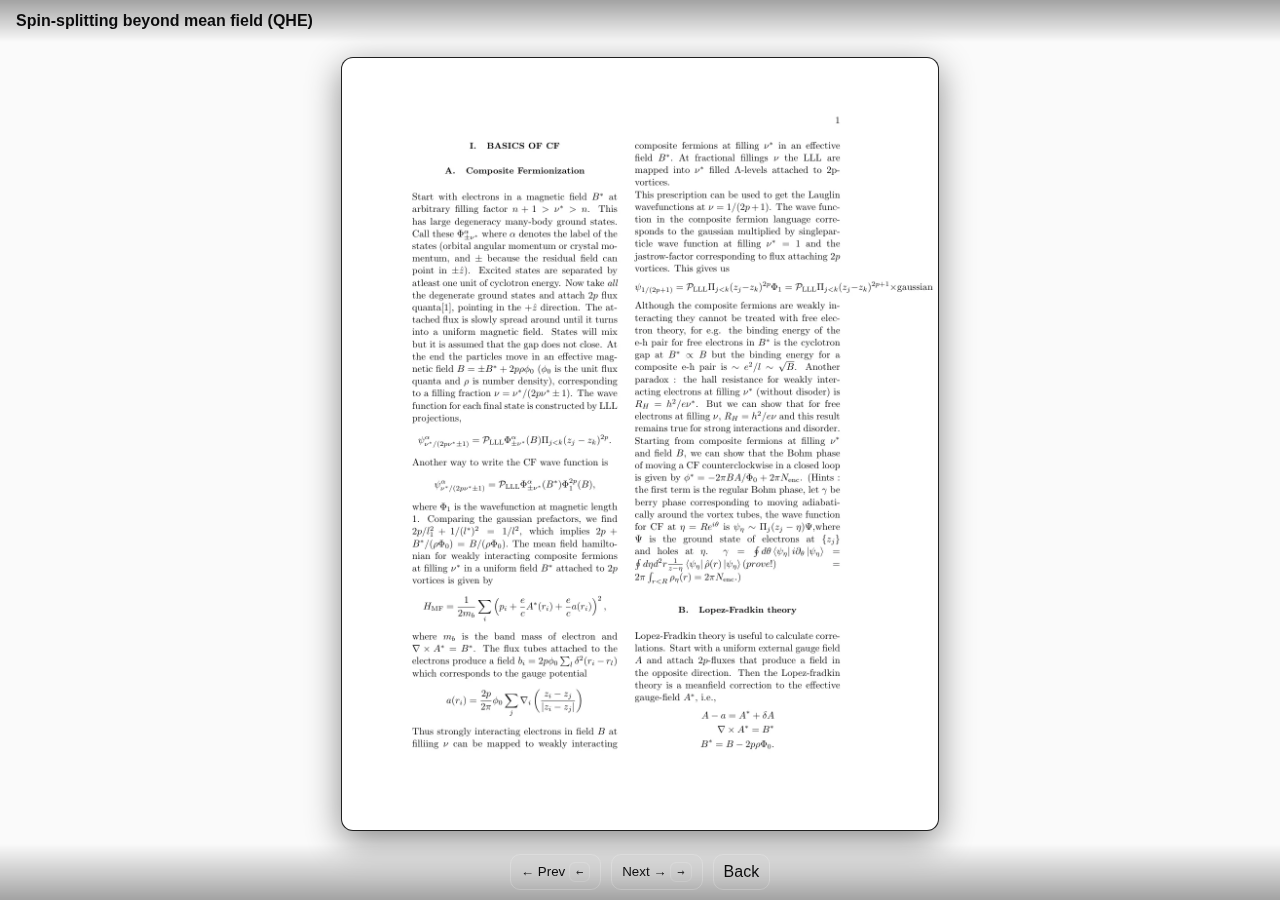
<file: assets/slides/spin-split-qhe/index.html>
<!DOCTYPE html>
<html lang="en"><head>
<meta charset="utf-8"><meta name="viewport" content="width=device-width, initial-scale=1">
<title>Spin‑splitting beyond mean field (QHE)</title><meta name="color-scheme" content="light dark">
<style>
:root { --bg:#0b1020; --fg:#e8eaed; }
@media (prefers-color-scheme: light){ :root{ --bg:#fafafa; --fg:#0b0b0c; } }
*{box-sizing:border-box} html,body{height:100%;margin:0;background:var(--bg);color:var(--fg);
font-family:-apple-system,BlinkMacSystemFont,Segoe UI,Inter,Roboto,Helvetica,Arial,sans-serif}
.header{position:fixed;inset:0 0 auto 0;padding:12px 16px;display:flex;gap:10px;align-items:center;z-index:5;
background:linear-gradient(180deg,rgba(0,0,0,.35),transparent)} .title{font-weight:600}
.viewer{position:fixed;inset:0;display:grid;place-items:center;padding:56px 10px 68px}
.slide{max-width:96vw;max-height:86vh;border-radius:12px;box-shadow:0 10px 34px rgba(0,0,0,.45);
border:1px solid rgba(255,255,255,.12);background:#000;object-fit:contain}
.controls{position:fixed;inset:auto 0 0 0;display:flex;justify-content:center;gap:10px;padding:10px;z-index:5;
background:linear-gradient(0deg,rgba(0,0,0,.35),transparent)}
.btn{appearance:none;border:1px solid rgba(255,255,255,.2);background:transparent;color:var(--fg);
padding:8px 10px;border-radius:10px;cursor:pointer;text-decoration:none}
.btn:hover{background:rgba(255,255,255,.06)} .kbd{font:12px/1.2 ui-monospace,Menlo,Consolas,monospace;opacity:.8;
padding:2px 6px;border:1px solid rgba(255,255,255,.2);border-radius:6px}
</style></head>
<body>
<div class="header"><div class="title">Spin‑splitting beyond mean field (QHE)</div></div>
<div class="viewer"><img id="slide" class="slide" alt="Spin‑splitting beyond mean field (QHE) slide" src=""></div>
<div class="controls">
  <button class="btn" id="prev">← Prev <span class="kbd">←</span></button>
  <button class="btn" id="next">Next → <span class="kbd">→</span></button>
  <a class="btn" href="../../.." title="Back to site">Back</a>
</div>
<script>
const slides = ["slide-01.webp", "slide-02.webp", "slide-03.webp", "slide-04.webp", "slide-05.webp", "slide-06.webp", "slide-07.webp", "slide-08.webp"]; let i = 0; const el = document.getElementById('slide');
function show(k){ i = (k+slides.length)%slides.length; el.src = slides[i]; }
document.getElementById('prev').onclick = ()=>show(i-1);
document.getElementById('next').onclick = ()=>show(i+1);
document.addEventListener('keydown', (e)=>{ if(e.key==='ArrowRight') show(i+1); if(e.key==='ArrowLeft') show(i-1); });
document.addEventListener('click', (e)=>{ if(e.target===el) show(i+1); }); show(0);
</script>
</body></html>
</file>
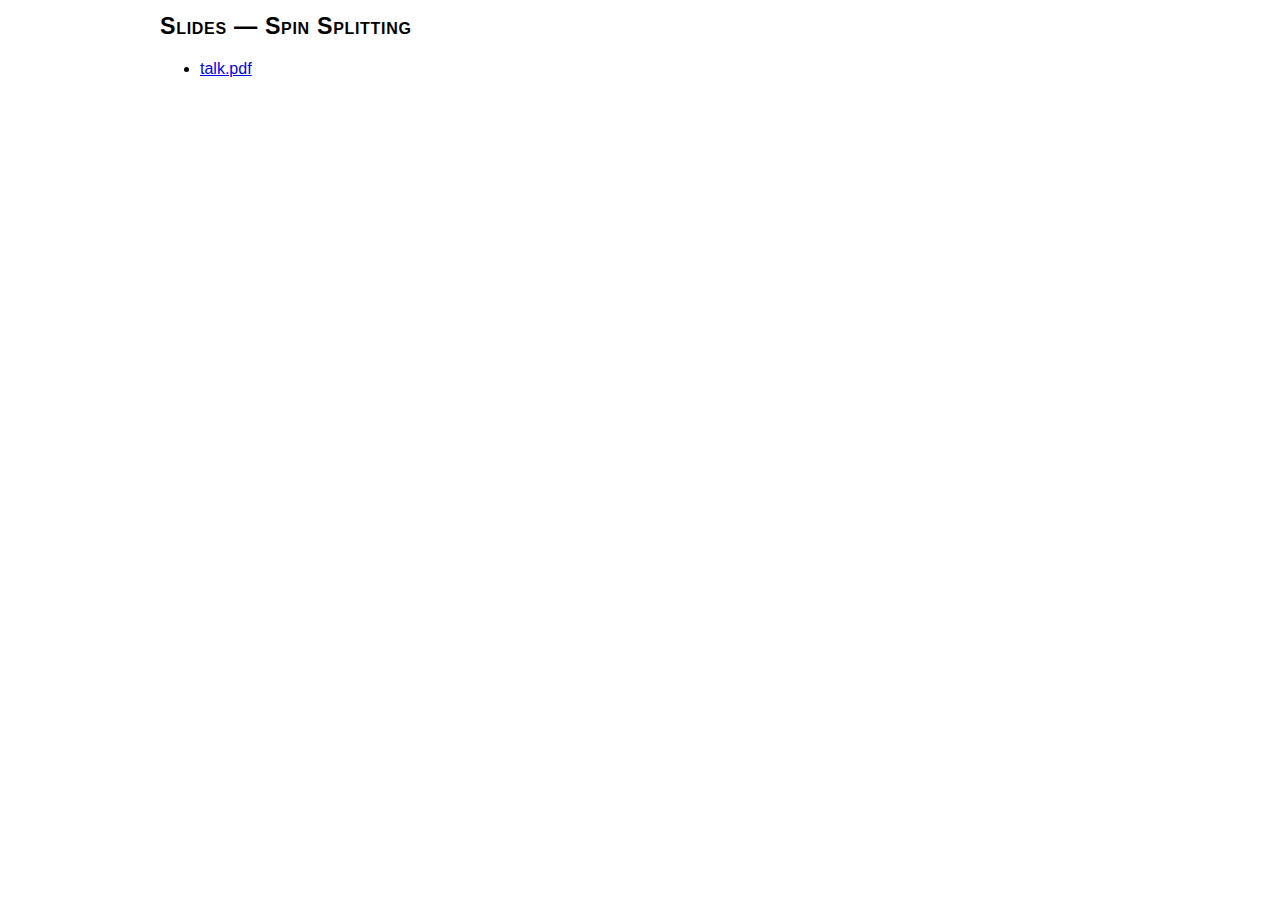
<file: assets/slides/spin-splitting/index.html>
<!DOCTYPE html><html lang="en"><head>
<meta charset="utf-8"><meta name="viewport" content="width=device-width,initial-scale=1">
<title>Slides — Spin Splitting</title><link rel="stylesheet" href="/assets/css/site.css"></head>
<body><main class="wrap"><h1>Slides — Spin Splitting</h1>
<ul><li><a href="talk.pdf" target="_blank" rel="noopener">talk.pdf</a></li></ul></main></body></html>
</file>
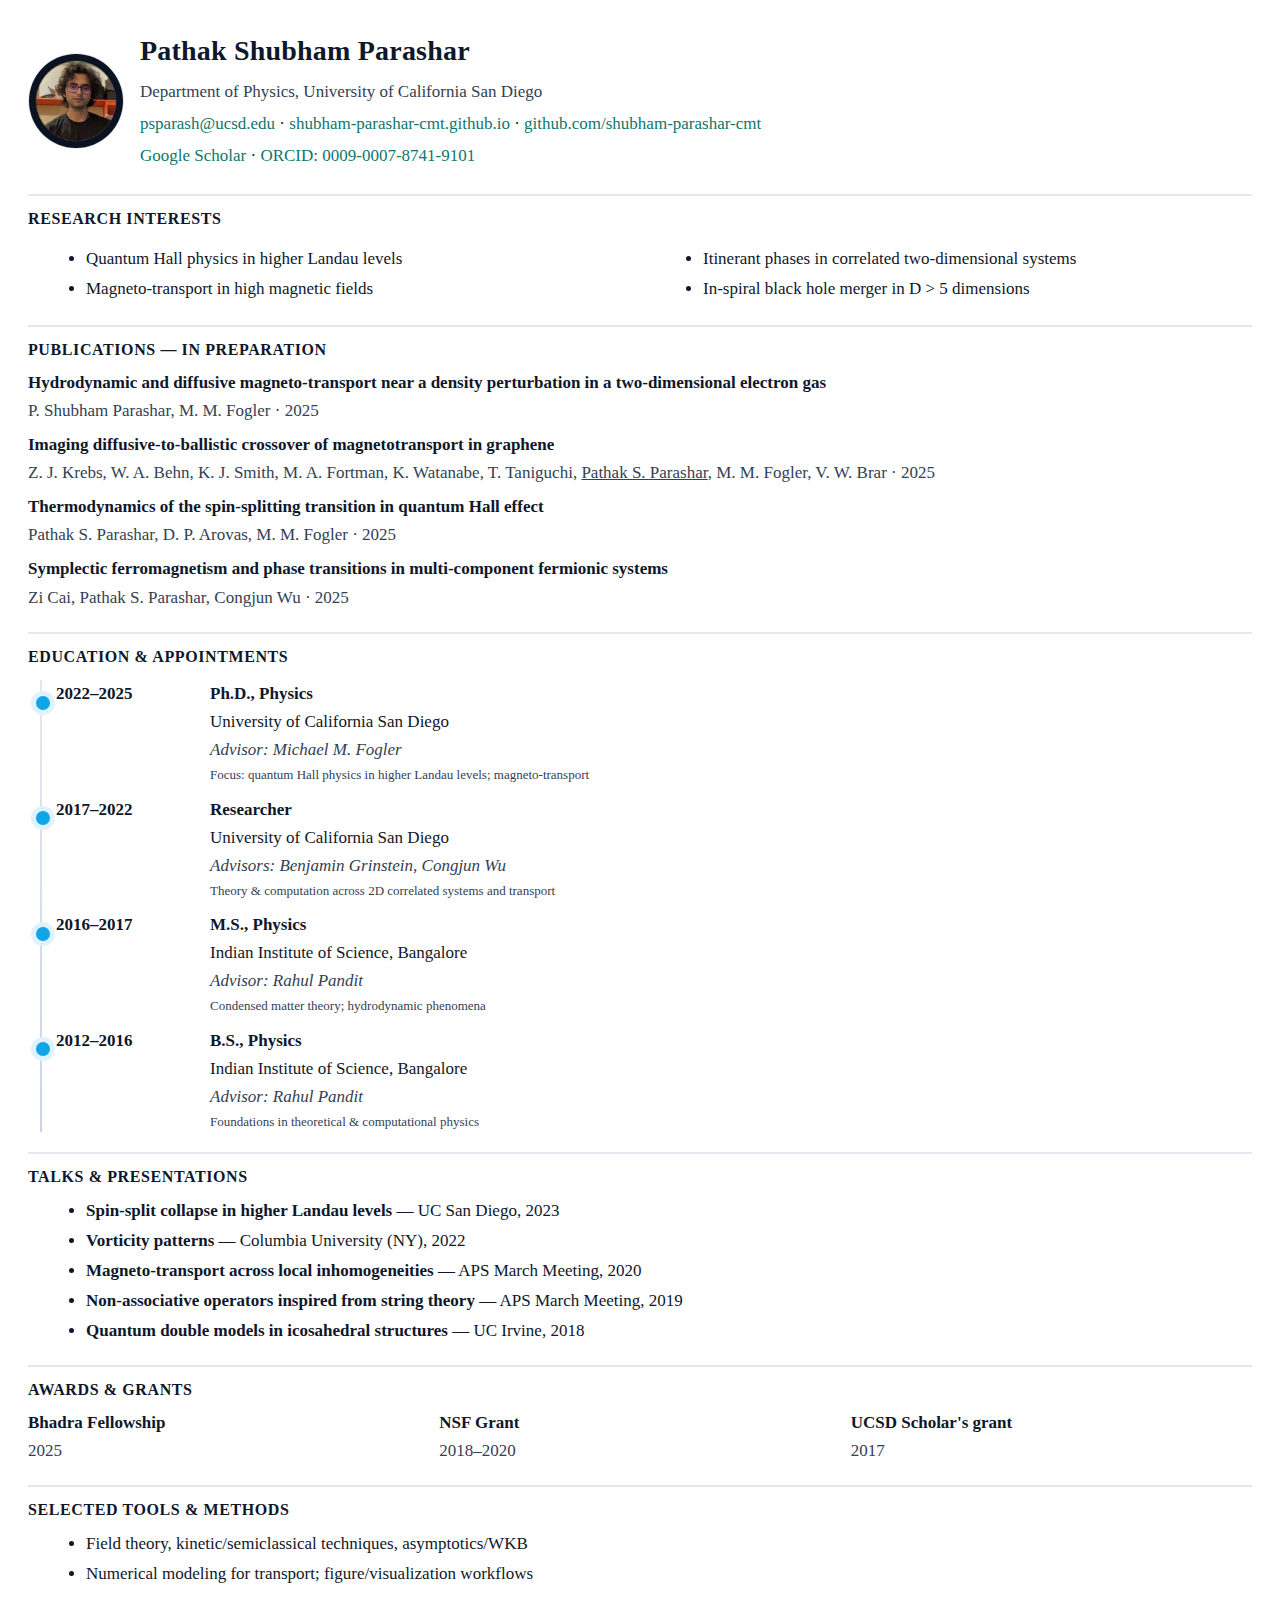
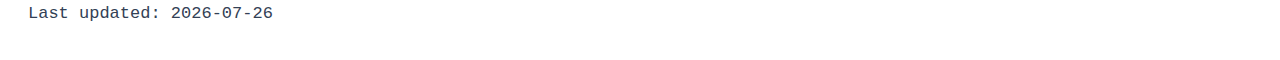
<file: cv(2).html>
<!DOCTYPE html>
<html lang="en">
<head>
  <meta charset="utf-8">
  <meta name="viewport" content="width=device-width, initial-scale=1">
  <title>CV — Pathak Shubham Parashar</title>
  <meta name="color-scheme" content="light">
  <style>
    :root{
      --fg:#0f172a; --muted:#334155; --line:#e2e8f0; --link:#0f766e; --accent:#0ea5e9;
      --max:900px;
    }
    *{box-sizing:border-box}
    html,body{margin:0;padding:0;background:#ffffff;color:var(--fg)}
    body{font:17px/1.65 'Minion Pro','Source Serif 4','EB Garamond','Times New Roman',Times,serif; margin:0 auto; padding:28px}
    h1,h2,h3{margin:0 0 6px}
    h1{font-size:28px; letter-spacing:.2px}
    h2{font-size:16px; margin-top:20px; padding-top:10px; border-top:2px solid var(--line); text-transform:uppercase; letter-spacing:.6px}
    h3{font-size:15px}
    p{margin:4px 0}
    ul{margin:6px 0 0 18px} li{margin:3px 0}
    a{color:var(--link); text-decoration:none}
    a:hover{text-decoration:underline}
    .row{display:flex; align-items:flex-start; justify-content:space-between; gap:16px; flex-wrap:wrap}
    .muted{color:var(--muted)}
    .grid-2{display:grid; grid-template-columns:1fr 1fr; gap:10px}
    .grid-3{display:grid; grid-template-columns:1fr 1fr 1fr; gap:10px}
    .tight li{margin:2px 0}
    .item{margin:6px 0}

    /* Header with photo */
    .hdr{display:grid; grid-template-columns:auto 1fr; gap:16px; align-items:center}
    .avatar{width:96px; height:96px; border-radius:50%; object-fit:cover; border:1px solid var(--line)}
    .hdr .name{font-size:28px; margin:0}
    .hdr .affil{color:var(--muted)}

    /* Timeline */
    .timeline{position:relative; list-style:none; margin:8px 0 0; padding:0 0 0 0}
    .timeline::before{
      content:""; position:absolute; left:12px; top:0; bottom:0; width:2px; background:linear-gradient(#e2e8f0, #cbd5e1);
    }
    .tl-item{position:relative; display:grid; grid-template-columns:140px 1fr; gap:14px; padding-left:28px; margin:10px 0}
    .tl-item::before{
      content:""; position:absolute; left:6px; top:.8em; width:14px; height:14px; background:#0ea5e9; border:2px solid #e0f2fe; border-radius:50%;
      box-shadow:0 0 0 3px #e0f2fe;
    }
    .tl-date{font-weight:700; white-space:nowrap}
    .tl-role{font-weight:700}
    .tl-inst{}
    .tl-advisor{color:var(--muted); font-style:italic}
    .tl-meta{color:var(--muted); font-size:13px}

    /* Print optimisation */
    @media print{
      @page{size:A4; margin:12mm 14mm}
      .page{padding:0}
      a{color:inherit; text-decoration:none}
      a::after{content:" (" attr(href) ")"; font-size:12px; color:#555}
      .grid-3{grid-template-columns:1fr 1fr 1fr}
      .grid-2{grid-template-columns:1fr 1fr}
      .row{gap:10px}
    }
  </style>
</head>
<body>
  <div class="page">
    <!-- Header with photo -->
    <div class="hdr">
      <img class="avatar" src="nav-avatar.jpg" alt="Portrait of Pathak Shubham Parashar">
      <div>
        <h1 class="name">Pathak Shubham Parashar</h1>
        <p class="affil">Department of Physics, University of California San Diego</p>
        <p><a href="mailto:psparash@ucsd.edu">psparash@ucsd.edu</a> · <a href="https://shubham-parashar-cmt.github.io/">shubham-parashar-cmt.github.io</a> · <a href="https://github.com/shubham-parashar-cmt">github.com/shubham-parashar-cmt</a></p>
        <p><a href="https://scholar.google.com/citations?user=XXOQp8wAAAAJ&hl=en&authuser=1">Google Scholar</a> · <a href="https://orcid.org/0009-0007-8741-9101">ORCID: 0009-0007-8741-9101</a></p>
      </div>
    </div>

    <!-- Research Interests -->
    <h2>Research Interests</h2>
    <div class="grid-2">
      <div>
        <ul class="tight">
          <li>Quantum Hall physics in higher Landau levels</li>
          <li>Magneto-transport in high magnetic fields</li>
        </ul>
      </div>
      <div>
        <ul class="tight">
          <li>Itinerant phases in correlated two-dimensional systems</li>
          <li>In-spiral black hole merger in D &gt; 5 dimensions</li>
        </ul>
      </div>
    </div>

    <!-- Publications -->
    <h2>Publications — in preparation</h2>
    <div class="item">
      <strong>Hydrodynamic and diffusive magneto-transport near a density perturbation in a two-dimensional electron gas</strong><br>
      <span class="muted">P. Shubham Parashar, M. M. Fogler · 2025</span>
    </div>
    <div class="item">
      <strong>Imaging diffusive-to-ballistic crossover of magnetotransport in graphene</strong><br>
      <span class="muted">Z. J. Krebs, W. A. Behn, K. J. Smith, M. A. Fortman, K. Watanabe, T. Taniguchi, <u>Pathak S. Parashar</u>, M. M. Fogler, V. W. Brar · 2025</span>
    </div>
    <div class="item">
      <strong>Thermodynamics of the spin-splitting transition in quantum Hall effect</strong><br>
      <span class="muted">Pathak S. Parashar, D. P. Arovas, M. M. Fogler · 2025</span>
    </div>
    <div class="item">
      <strong>Symplectic ferromagnetism and phase transitions in multi-component fermionic systems</strong><br>
      <span class="muted">Zi Cai, Pathak S. Parashar, Congjun Wu · 2025</span>
    </div>

    <!-- Education & Appointments (reverse chronological) -->
    <h2>Education & Appointments</h2>
    <ol class="timeline">
      <li class="tl-item">
        <div class="tl-date">2022–2025</div>
        <div>
          <div class="tl-role">Ph.D., Physics</div>
          <div class="tl-inst">University of California San Diego</div>
          <div class="tl-advisor">Advisor: Michael M. Fogler</div>
          <div class="tl-meta">Focus: quantum Hall physics in higher Landau levels; magneto-transport</div>
        </div>
      </li>
      <li class="tl-item">
        <div class="tl-date">2017–2022</div>
        <div>
          <div class="tl-role">Researcher</div>
          <div class="tl-inst">University of California San Diego</div>
          <div class="tl-advisor">Advisors: Benjamin Grinstein, Congjun Wu</div>
          <div class="tl-meta">Theory & computation across 2D correlated systems and transport</div>
        </div>
      </li>
      <li class="tl-item">
        <div class="tl-date">2016–2017</div>
        <div>
          <div class="tl-role">M.S., Physics</div>
          <div class="tl-inst">Indian Institute of Science, Bangalore</div>
          <div class="tl-advisor">Advisor: Rahul Pandit</div>
          <div class="tl-meta">Condensed matter theory; hydrodynamic phenomena</div>
        </div>
      </li>
      <li class="tl-item">
        <div class="tl-date">2012–2016</div>
        <div>
          <div class="tl-role">B.S., Physics</div>
          <div class="tl-inst">Indian Institute of Science, Bangalore</div>
          <div class="tl-advisor">Advisor: Rahul Pandit</div>
          <div class="tl-meta">Foundations in theoretical & computational physics</div>
        </div>
      </li>
    </ol>

    <!-- Talks -->
    <h2>Talks & Presentations</h2>
    <ul class="tight">
      <li><strong>Spin-split collapse in higher Landau levels</strong> — UC San Diego, 2023</li>
      <li><strong>Vorticity patterns</strong> — Columbia University (NY), 2022</li>
      <li><strong>Magneto-transport across local inhomogeneities</strong> — APS March Meeting, 2020</li>
      <li><strong>Non-associative operators inspired from string theory</strong> — APS March Meeting, 2019</li>
      <li><strong>Quantum double models in icosahedral structures</strong> — UC Irvine, 2018</li>
    </ul>

    <!-- Awards -->
    <h2>Awards & Grants</h2>
    <div class="grid-3">
      <div><strong>Bhadra Fellowship</strong><br><span class="muted">2025</span></div>
      <div><strong>NSF Grant</strong><br><span class="muted">2018–2020</span></div>
      <div><strong>UCSD Scholar's grant</strong><br><span class="muted">2017</span></div>
    </div>

    <!-- Skills -->
    <h2>Selected Tools & Methods</h2>
    <ul class="tight">
      <li>Field theory, kinetic/semiclassical techniques, asymptotics/WKB</li>
      <li>Numerical modeling for transport; figure/visualization workflows</li>
    </ul>

    <div style="height:6px"></div>
    <p class="muted" style="font-family:ui-monospace, SFMono-Regular, Menlo, Consolas, monospace">Last updated: <span id="updated"></span></p>
  </div>

  <script>
    // Fill in today's date (ISO) for the last-updated stamp
    document.getElementById('updated').textContent = new Date().toISOString().slice(0,10);
  </script>
</body>
</html>
</file>
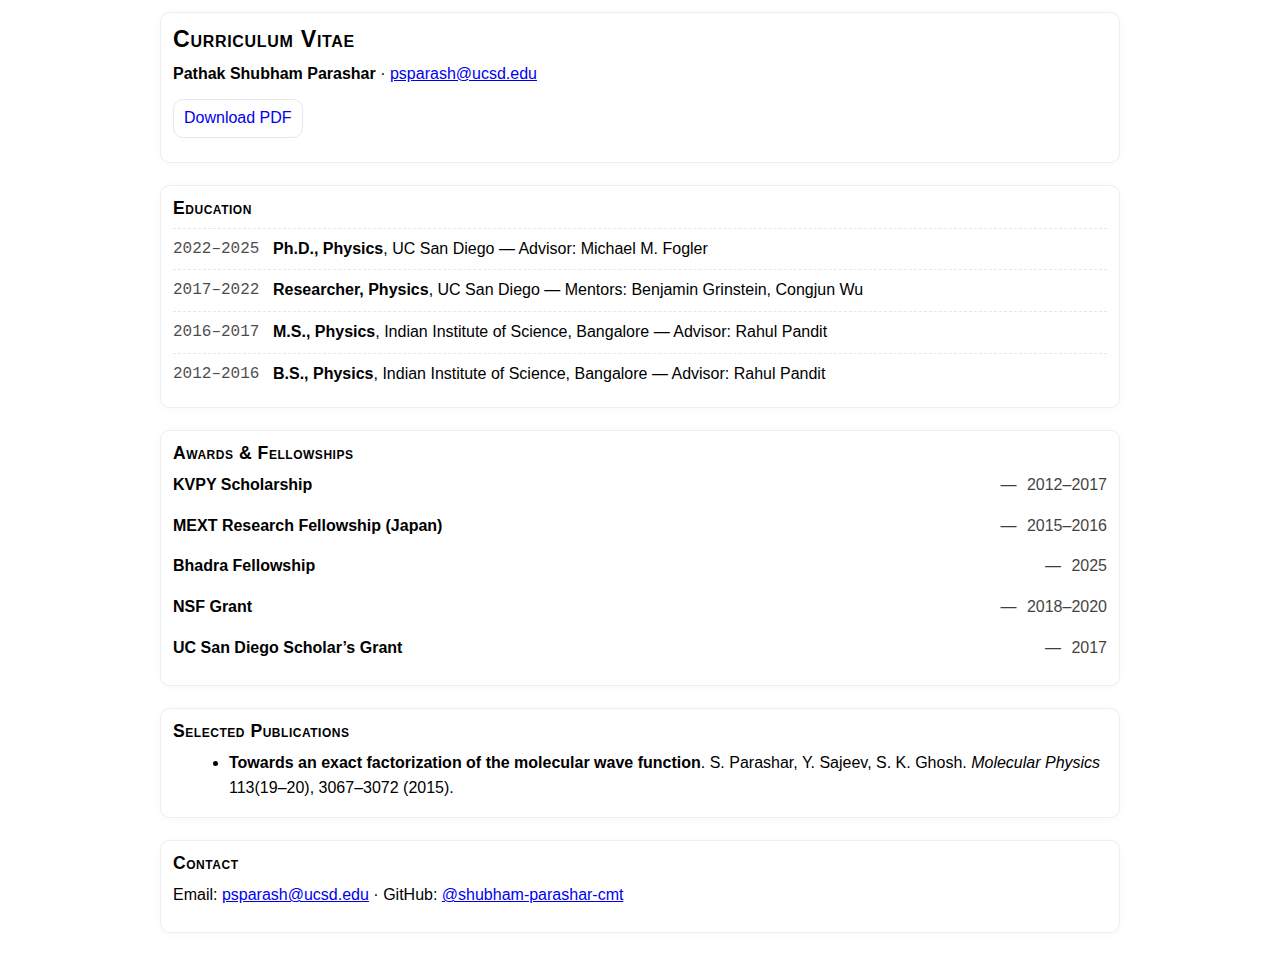
<file: cv.html>
<!DOCTYPE html>
<html lang="en">
<head>
  <meta charset="utf-8">
  <meta name="viewport" content="width=device-width, initial-scale=1">
  <title>CV — Pathak Shubham Parashar</title>
  <link rel="stylesheet" href="/assets/css/site.css?v=20250922c">
</head>
<body>
  <main class="wrap">
    <section class="card">
      <h1>Curriculum Vitae</h1>
      <p><strong>Pathak Shubham Parashar</strong> · <a href="mailto:psparash@ucsd.edu">psparash@ucsd.edu</a></p>
      <p><a class="btn" href="/cv.pdf" download>Download PDF</a></p>
    </section>

    <section class="card">
      <h2>Education</h2>
      <div class="tl-item">
        <div class="tl-date">2022–2025</div>
        <div><strong>Ph.D., Physics</strong>, UC San Diego — Advisor: Michael M. Fogler</div>
      </div>
      <div class="tl-item">
        <div class="tl-date">2017–2022</div>
        <div><strong>Researcher, Physics</strong>, UC San Diego — Mentors: Benjamin Grinstein, Congjun Wu</div>
      </div>
      <div class="tl-item">
        <div class="tl-date">2016–2017</div>
        <div><strong>M.S., Physics</strong>, Indian Institute of Science, Bangalore — Advisor: Rahul Pandit</div>
      </div>
      <div class="tl-item">
        <div class="tl-date">2012–2016</div>
        <div><strong>B.S., Physics</strong>, Indian Institute of Science, Bangalore — Advisor: Rahul Pandit</div>
      </div>
    </section>

    <section class="card">
      <h2>Awards &amp; Fellowships</h2>
      <div class="cv-awards">
        <p><strong>KVPY Scholarship</strong><span class="year">2012–2017</span></p>
        <p><strong>MEXT Research Fellowship (Japan)</strong><span class="year">2015–2016</span></p>
        <p><strong>Bhadra Fellowship</strong><span class="year">2025</span></p>
        <p><strong>NSF Grant</strong><span class="year">2018–2020</span></p>
        <p><strong>UC San Diego Scholar’s Grant</strong><span class="year">2017</span></p>
      </div>
    </section>

    <section class="card">
      <h2>Selected Publications</h2>
      <ul class="tight">
        <li><strong>Towards an exact factorization of the molecular wave function</strong>. S. Parashar, Y. Sajeev, S. K. Ghosh. <em>Molecular Physics</em> 113(19–20), 3067–3072 (2015).</li>
      </ul>
    </section>

    <section class="card">
      <h2>Contact</h2>
      <p>Email: <a href="mailto:psparash@ucsd.edu">psparash@ucsd.edu</a> · GitHub: <a href="https://github.com/shubham-parashar-cmt">@shubham-parashar-cmt</a></p>
    </section>
  </main>
</body>
</html>
</file>
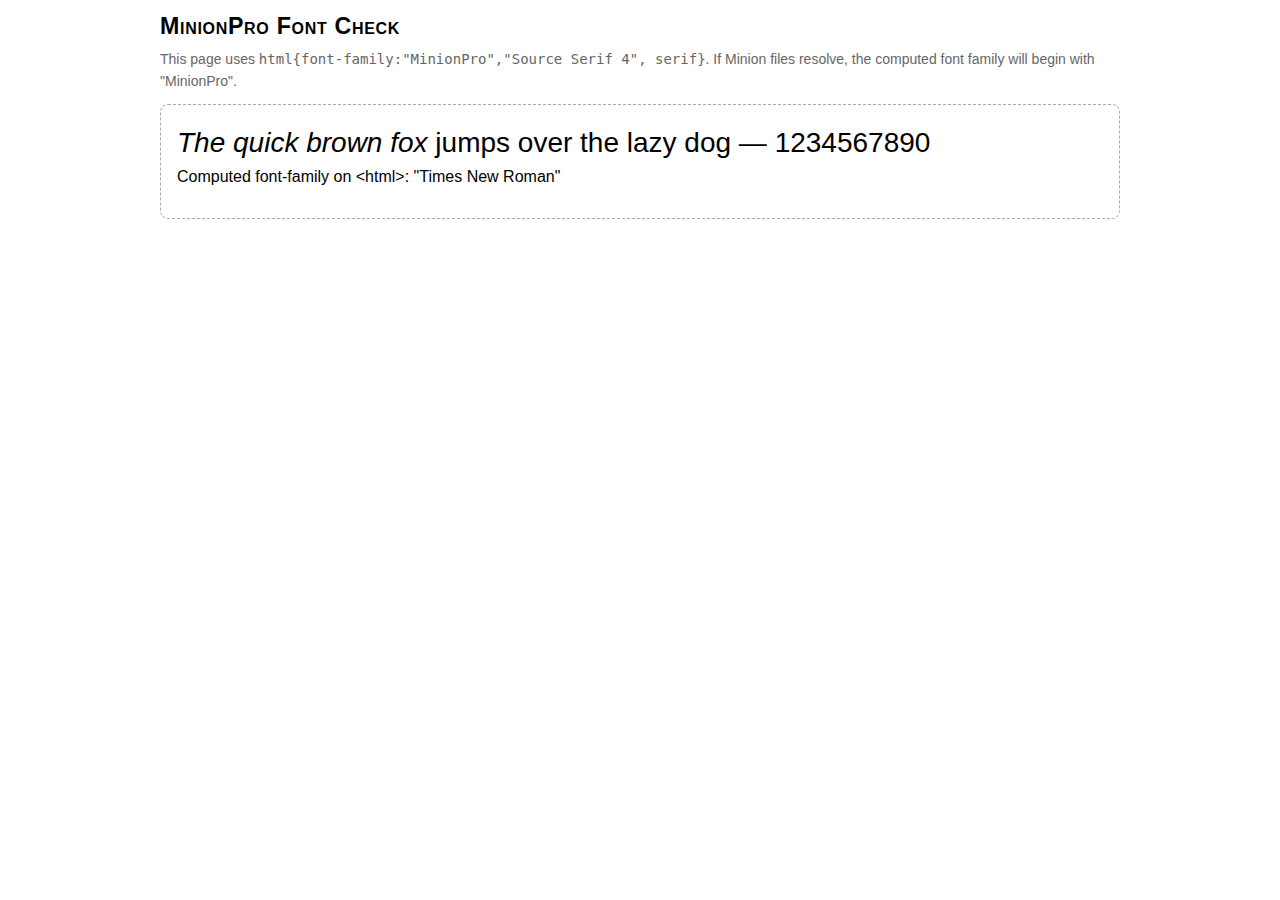
<file: font-check.html>
<!DOCTYPE html>
<html lang="en">
<head>
  <meta charset="utf-8">
  <meta name="viewport" content="width=device-width, initial-scale=1">
  <title>Font Check — MinionPro</title>
  <link rel="stylesheet" href="/assets/css/site.css?v=20250926">
  <style>
    .sample { font-size: 28px; }
    .meta { color:#666; font-size:14px }
    .box { border:1px dashed #aaa; padding:1rem; border-radius:.5rem; }
  </style>
</head>
<body class="wrap">
  <h1>MinionPro Font Check</h1>
  <p class="meta">This page uses <code>html{font-family:"MinionPro","Source Serif 4", serif}</code>. If Minion files resolve, the computed font family will begin with "MinionPro".</p>

  <div class="box">
    <div class="sample"><em>The quick brown fox</em> jumps over the lazy dog — 1234567890</div>
    <p>Computed font-family on &lt;html&gt;: <span id="ff"></span></p>
  </div>

  <script>
    const fam = window.getComputedStyle(document.documentElement).getPropertyValue('font-family');
    document.getElementById('ff').textContent = fam;
  </script>
</body>
</html>
</file>
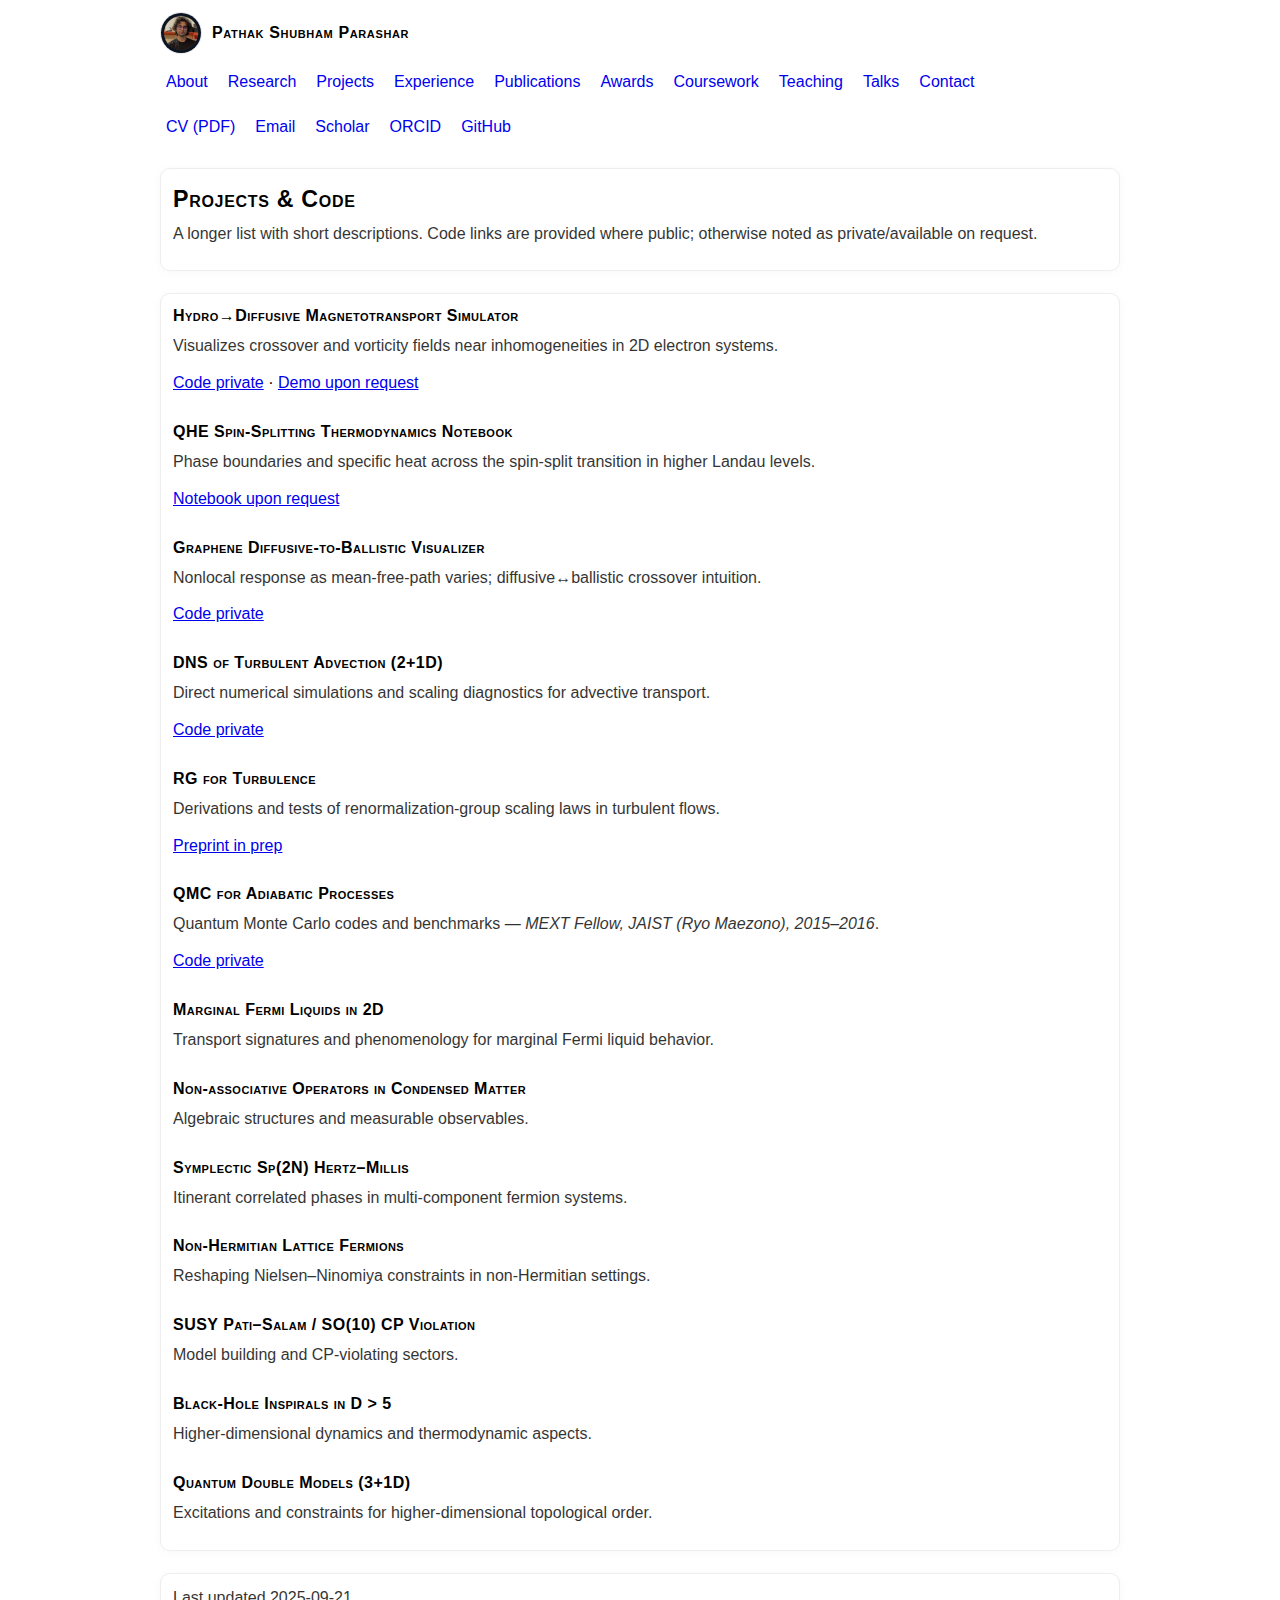
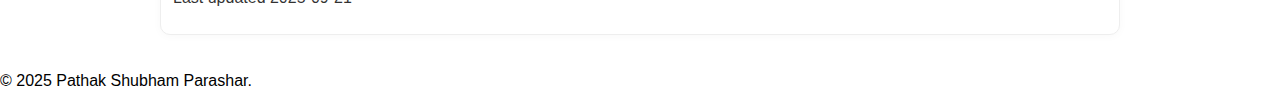
<file: projects.html>
<!DOCTYPE html>
<html lang="en">
<head>
  <meta charset="utf-8" />
  <meta name="viewport" content="width=device-width, initial-scale=1" />
  <title>Projects — Pathak Shubham Parashar</title>
  <meta name="description" content="Projects & code by Pathak Shubham Parashar.">
  <meta name="color-scheme" content="dark light">
  <link rel="preload" as="image" href="/nav-avatar.jpg" imagesrcset="/nav-avatar.jpg" imagesizes="56px">
  <link rel="stylesheet" href="/assets/css/site.css?v=minionpro-final">
</head>
<body>
  <header class="wrap" role="banner">
    <nav aria-label="Primary">
      <a class="brand" href="/#top">
        <img src="/nav-avatar.jpg" alt="Portrait of Pathak Shubham Parashar" class="avatar" width="56" height="56">
        <span class="name">Pathak Shubham Parashar</span>
      </a>
      <div class="navlinks" id="navlinks">
        <a href="/#about">About</a>
        <a href="/#research">Research</a>
        <a href="/projects.html" aria-current="page">Projects</a>
        <a href="/#experience">Experience</a>
        <a href="/#publications">Publications</a>
        <a href="/#awards">Awards</a>
        <a href="/#coursework">Coursework</a>
        <a href="/#teaching">Teaching</a>
        <a href="/#talks">Talks</a>
        <a href="/#contact">Contact</a>
      </div>
      <div class="navlinks" id="quicklinks" aria-label="External quick links">
        <a href="/cv.pdf">CV (PDF)</a>
        <a href="mailto:psparash@ucsd.edu">Email</a>
        <a href="https://scholar.google.com/citations?user=XXOQp8wAAAAJ&hl=en&authuser=1" target="_blank" rel="noopener">Scholar</a>
        <a href="https://orcid.org/0009-0007-8741-9101" target="_blank" rel="noopener">ORCID</a>
        <a href="https://github.com/shubham-parashar-cmt" target="_blank" rel="noopener">GitHub</a>
      </div>
    </nav>
  </header>

  <main id="main" class="wrap" role="main">
    <section class="card">
      <h1 style="margin-top:4px">Projects &amp; Code</h1>
      <p class="muted">A longer list with short descriptions. Code links are provided where public; otherwise noted as private/available on request.</p>
    </section>

    <section class="card">
      <div class="grid" style="display:grid; gap:14px">
        <article class="pub">
          <h3>Hydro→Diffusive Magnetotransport Simulator</h3>
          <p class="muted">Visualizes crossover and vorticity fields near inhomogeneities in 2D electron systems.</p>
          <p><a href="#" aria-disabled="true">Code private</a> · <a href="#" aria-disabled="true">Demo upon request</a></p>
        </article>

        <article class="pub">
          <h3>QHE Spin-Splitting Thermodynamics Notebook</h3>
          <p class="muted">Phase boundaries and specific heat across the spin-split transition in higher Landau levels.</p>
          <p><a href="#" aria-disabled="true">Notebook upon request</a></p>
        </article>

        <article class="pub">
          <h3>Graphene Diffusive-to-Ballistic Visualizer</h3>
          <p class="muted">Nonlocal response as mean-free-path varies; diffusive↔ballistic crossover intuition.</p>
          <p><a href="#" aria-disabled="true">Code private</a></p>
        </article>

        <article class="pub">
          <h3>DNS of Turbulent Advection (2+1D)</h3>
          <p class="muted">Direct numerical simulations and scaling diagnostics for advective transport.</p>
          <p><a href="#" aria-disabled="true">Code private</a></p>
        </article>

        <article class="pub">
          <h3>RG for Turbulence</h3>
          <p class="muted">Derivations and tests of renormalization-group scaling laws in turbulent flows.</p>
          <p><a href="#" aria-disabled="true">Preprint in prep</a></p>
        </article>

        <article class="pub">
          <h3>QMC for Adiabatic Processes</h3>
          <p class="muted">Quantum Monte Carlo codes and benchmarks — <em>MEXT Fellow, JAIST (Ryo Maezono), 2015–2016</em>.</p>
          <p><a href="#" aria-disabled="true">Code private</a></p>
        </article>

        <article class="pub">
          <h3>Marginal Fermi Liquids in 2D</h3>
          <p class="muted">Transport signatures and phenomenology for marginal Fermi liquid behavior.</p>
        </article>

        <article class="pub">
          <h3>Non-associative Operators in Condensed Matter</h3>
          <p class="muted">Algebraic structures and measurable observables.</p>
        </article>

        <article class="pub">
          <h3>Symplectic Sp(2N) Hertz–Millis</h3>
          <p class="muted">Itinerant correlated phases in multi-component fermion systems.</p>
        </article>

        <article class="pub">
          <h3>Non-Hermitian Lattice Fermions</h3>
          <p class="muted">Reshaping Nielsen–Ninomiya constraints in non-Hermitian settings.</p>
        </article>

        <article class="pub">
          <h3>SUSY Pati–Salam / SO(10) CP Violation</h3>
          <p class="muted">Model building and CP-violating sectors.</p>
        </article>

        <article class="pub">
          <h3>Black-Hole Inspirals in D &gt; 5</h3>
          <p class="muted">Higher-dimensional dynamics and thermodynamic aspects.</p>
        </article>

        <article class="pub">
          <h3>Quantum Double Models (3+1D)</h3>
          <p class="muted">Excitations and constraints for higher-dimensional topological order.</p>
        </article>
      </div>
    </section>

    <section class="card">
      <p class="mono muted">Last updated 2025-09-21</p>
    </section>
  </main>

  <footer>
    <p>© <span id="year">2025</span> Pathak Shubham Parashar.</p>
  </footer>
</body>
</html>
</file>
<file: assets/css/site.css>
:root{
  --space-1:6px;
  --space-2:8px;
  --space-3:12px;
  --space-4:16px;
  --space-5:22px;
  --radius:10px;
  --border:#e5e7eb;
}
html,body{margin:0;padding:0}
body{font-family:-apple-system,BlinkMacSystemFont,Segoe UI,Inter,Roboto,Helvetica,Arial,sans-serif;line-height:1.55}
.wrap{max-width:960px;margin:0 auto;padding:var(--space-3)}
.card{border:1px solid transparent;border-radius:var(--radius);padding:var(--space-3);margin-bottom:var(--space-5);background:transparent;box-shadow:none}
@media (prefers-color-scheme: light){
  .card{background:#fff;border-color:#eee;box-shadow:0 1px 10px rgba(0,0,0,.03)}
}
h1,h2,h3{margin:0 0 var(--space-2);font-variant-caps:small-caps;letter-spacing:.03em;line-height:1.25}
h1{font-size:1.45rem}h2{font-size:1.1rem}h3{font-size:1rem}
p{margin:0 0 var(--space-3)}
.muted{opacity:.8}
.btn{display:inline-block;padding:6px 10px;border:1px solid var(--border);border-radius:10px;text-decoration:none}
.btn:hover{background:rgba(29,78,216,.07)}
.skip:focus{position:static;display:inline-block;padding:6px 10px;background:#fffa;border-radius:8px}
nav{display:flex;flex-wrap:wrap;gap:var(--space-3);align-items:center;justify-content:space-between}
.brand{display:flex;gap:10px;align-items:center;text-decoration:none;color:inherit}
.brand .avatar{width:40px;height:40px;border-radius:50%;object-fit:cover;border:1px solid var(--border)}
.brand .name{font-weight:600;font-variant-caps:small-caps;letter-spacing:.04em}
.navlinks{display:flex;flex-wrap:wrap;gap:8px;align-items:center}
.navlinks a{padding:4px 6px;border-radius:8px;text-decoration:none}
.navlinks a:hover{background:rgba(29,78,216,.07)}
.navlinks a[aria-current="true"]{font-weight:600;text-decoration:underline}
.tight{margin:.15rem 0 .3rem 1rem}.tight li{margin:1px 0}
.cv-awards{display:grid;row-gap:4px}
.cv-awards .year{float:right;opacity:.75}
.cv-awards .year::before{content:" — ";margin-right:6px}
.tl-item{display:grid;grid-template-columns:88px 1fr;gap:12px;padding:8px 0;border-top:1px dashed var(--border)}
.tl-item:first-child{border-top:none}
.tl-date{font-family:ui-monospace,Menlo,Consolas,monospace;opacity:.7}
@media (min-width: 960px){.grid-2{display:grid;grid-template-columns:1fr 1fr;gap:16px}}
.projects{display:grid;gap:14px}
.projects li{list-style:none;margin:0;padding:0}
.projects figure{display:grid;grid-template-columns:180px 1fr;gap:14px;align-items:start;margin:0}
.projects img{width:180px;height:120px;object-fit:cover;border:1px solid var(--border);border-radius:10px}
.projects figcaption{display:grid;gap:6px;margin:0}
.actions{display:flex;gap:8px;margin-top:2px;flex-wrap:wrap}
@media (max-width:640px){
  .projects figure{grid-template-columns:1fr}
  .projects img{width:100%;height:auto}
  .card{margin-bottom:28px}
}
.tagline-1{font-weight:600;letter-spacing:.02em}
</file>
